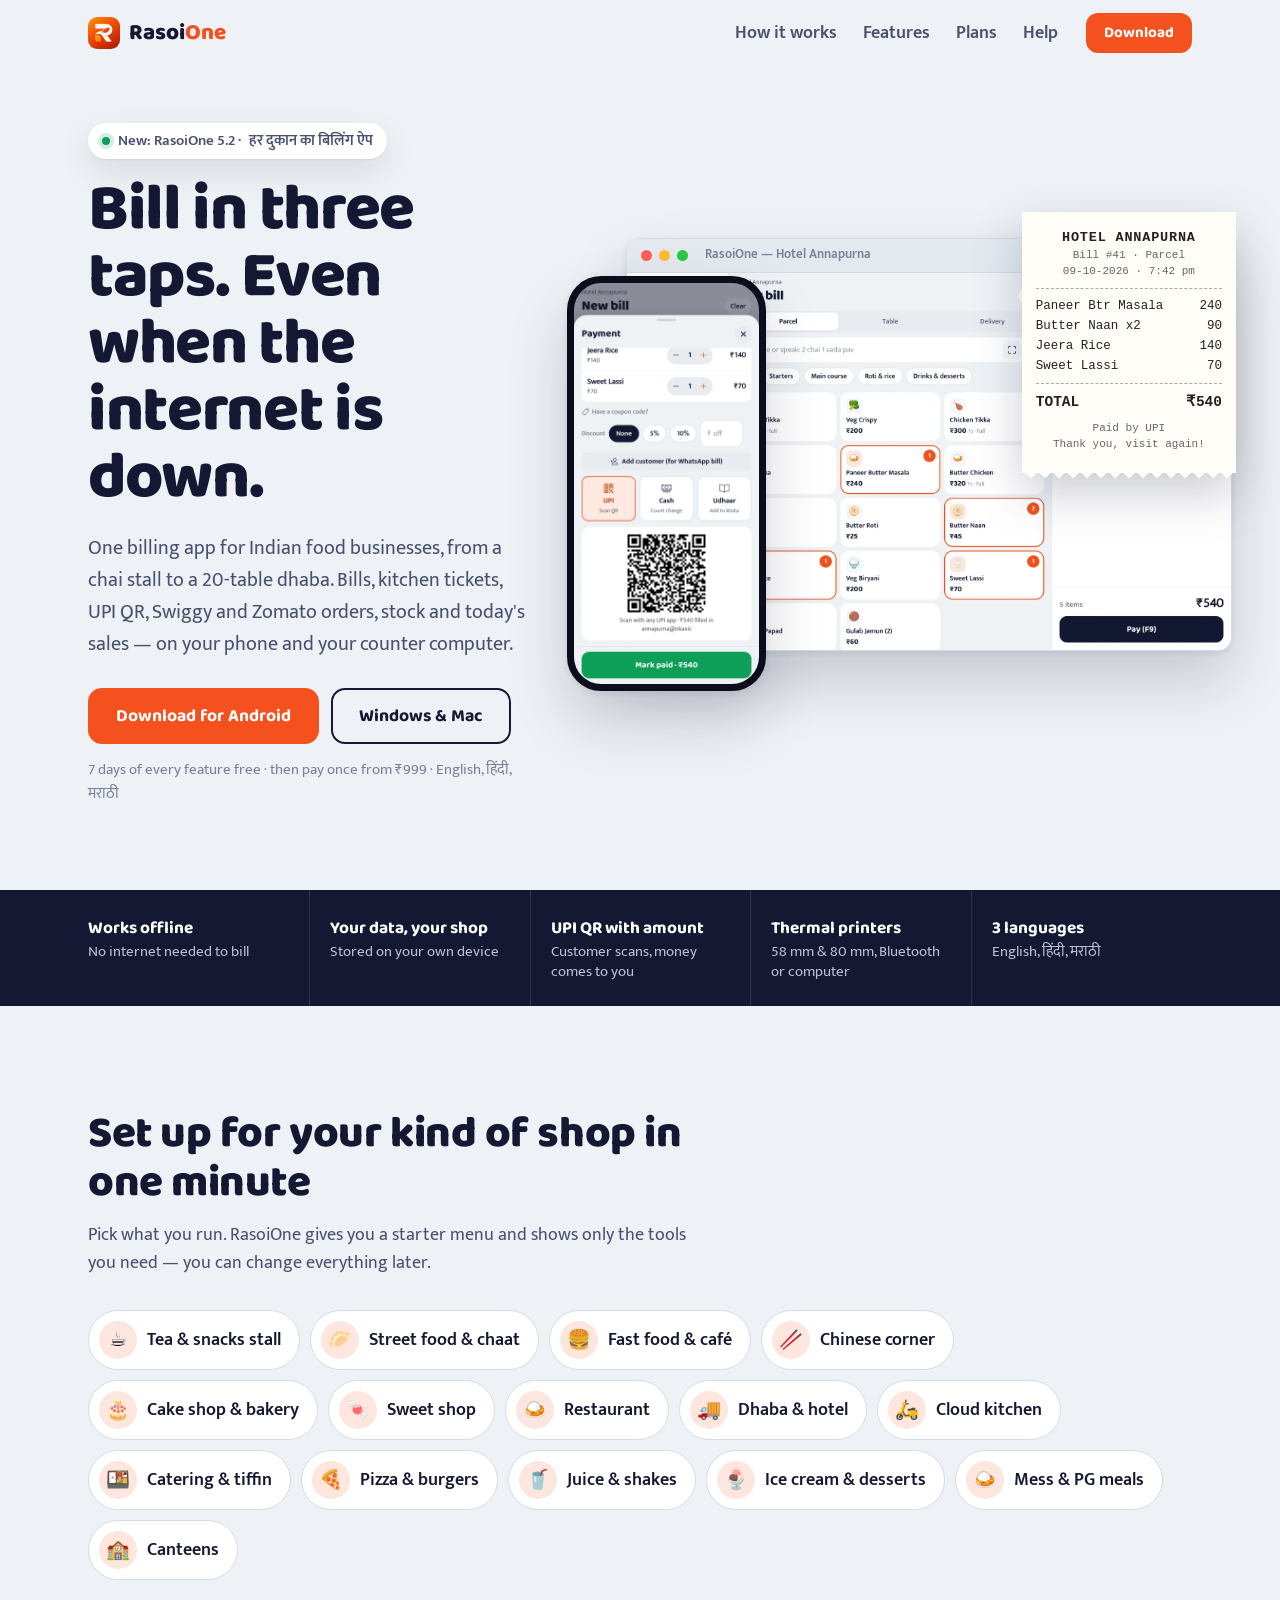
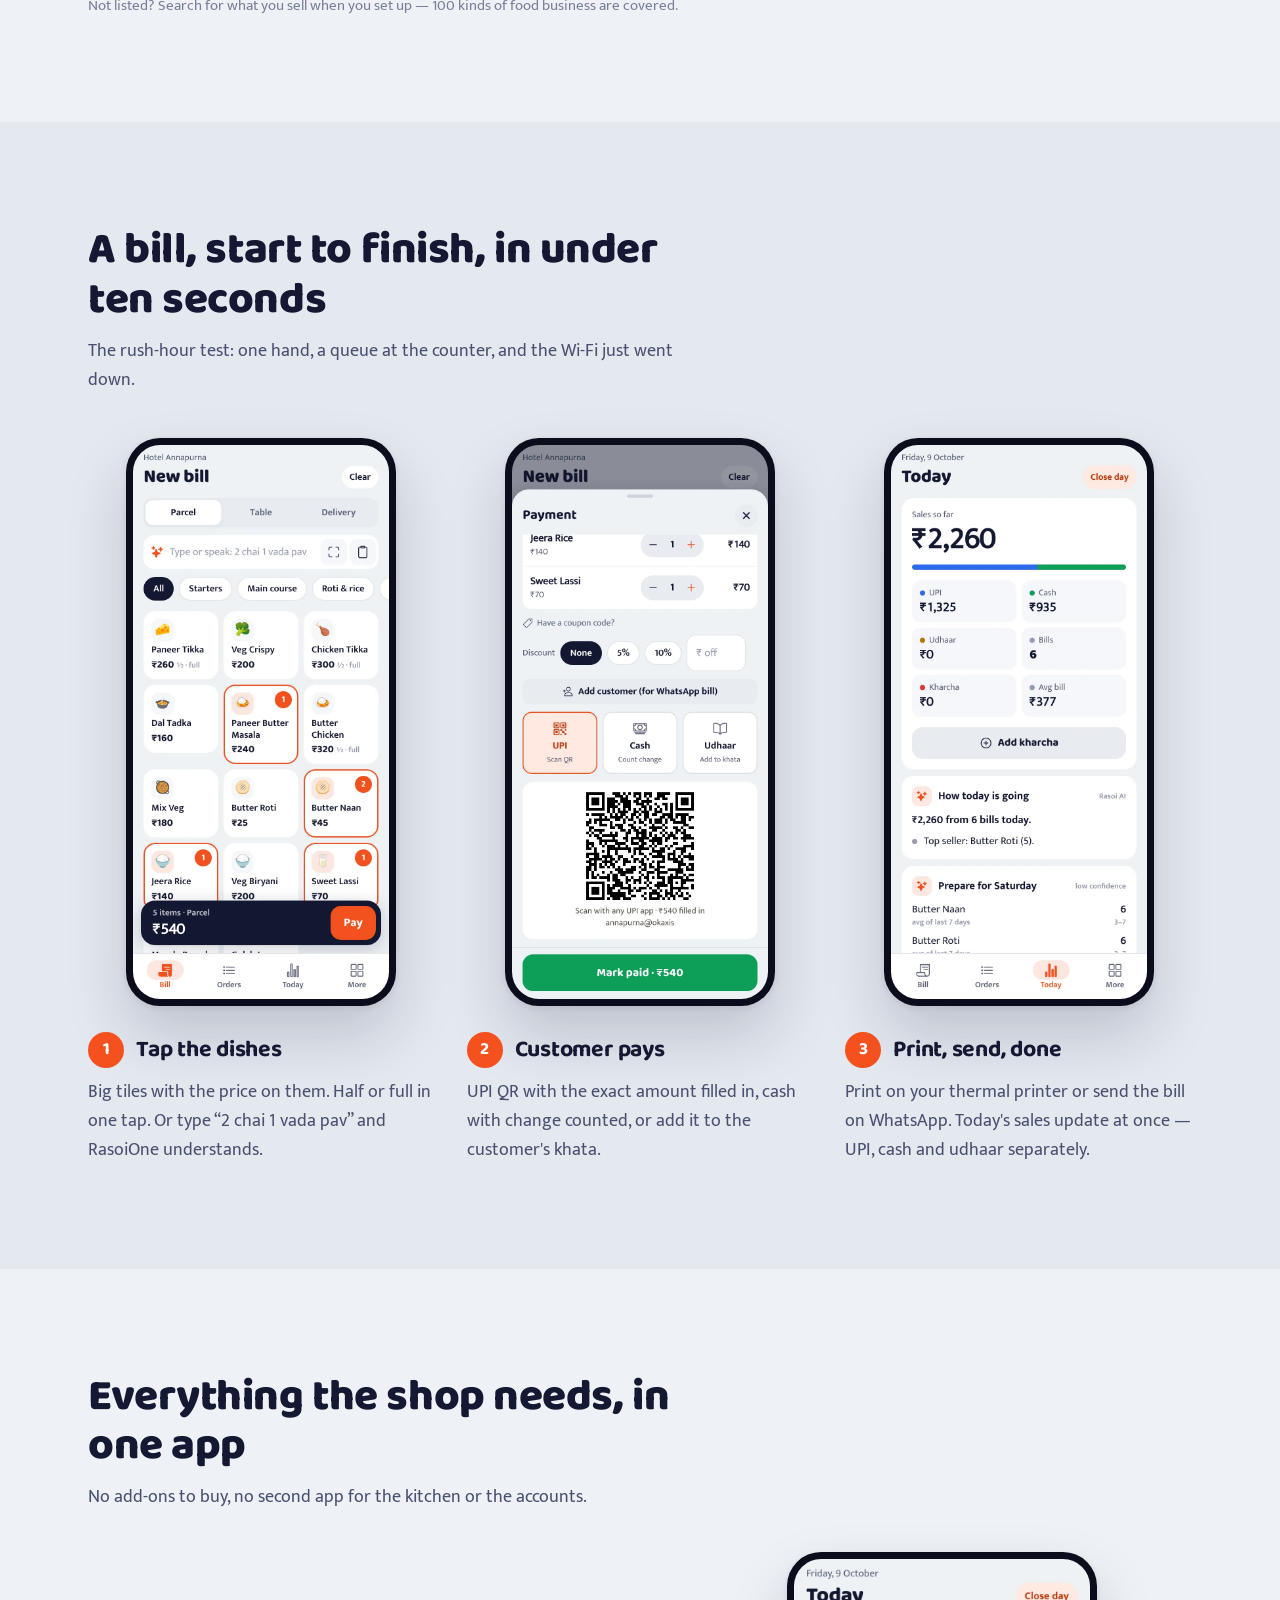
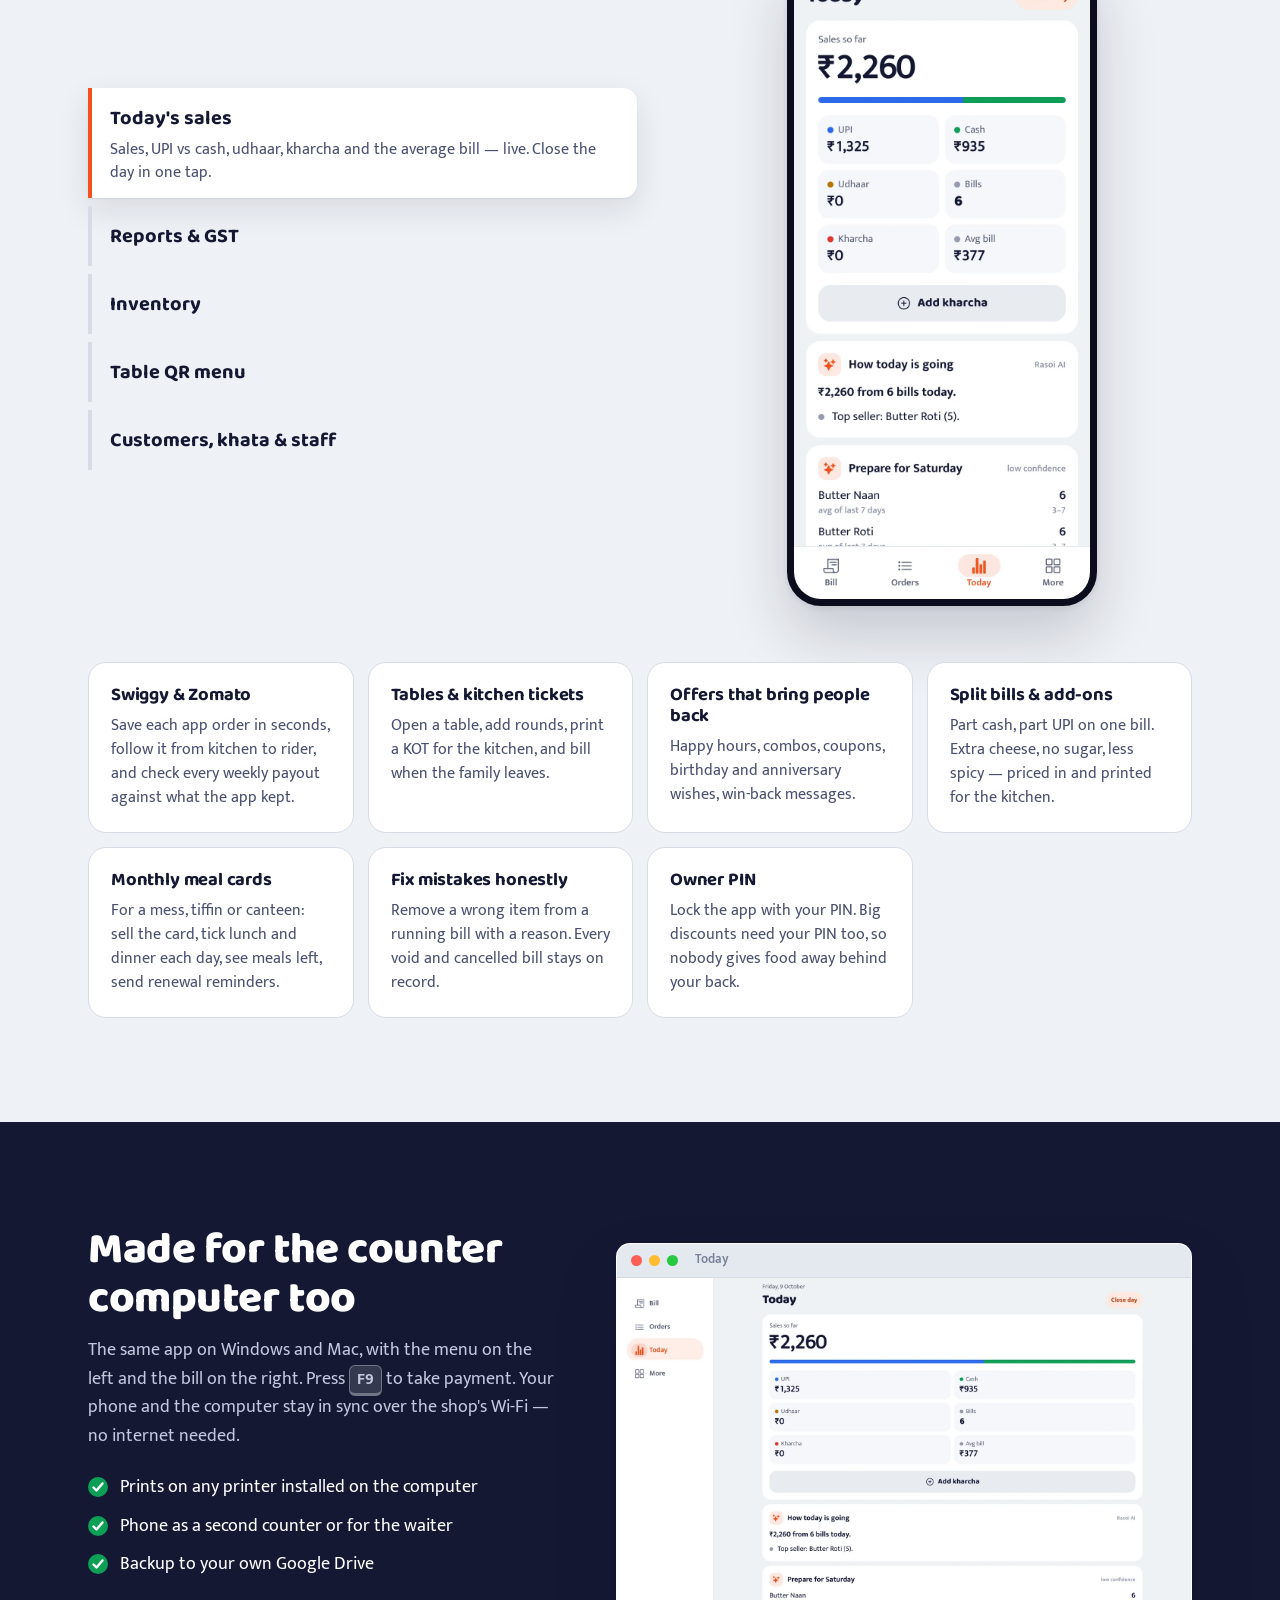
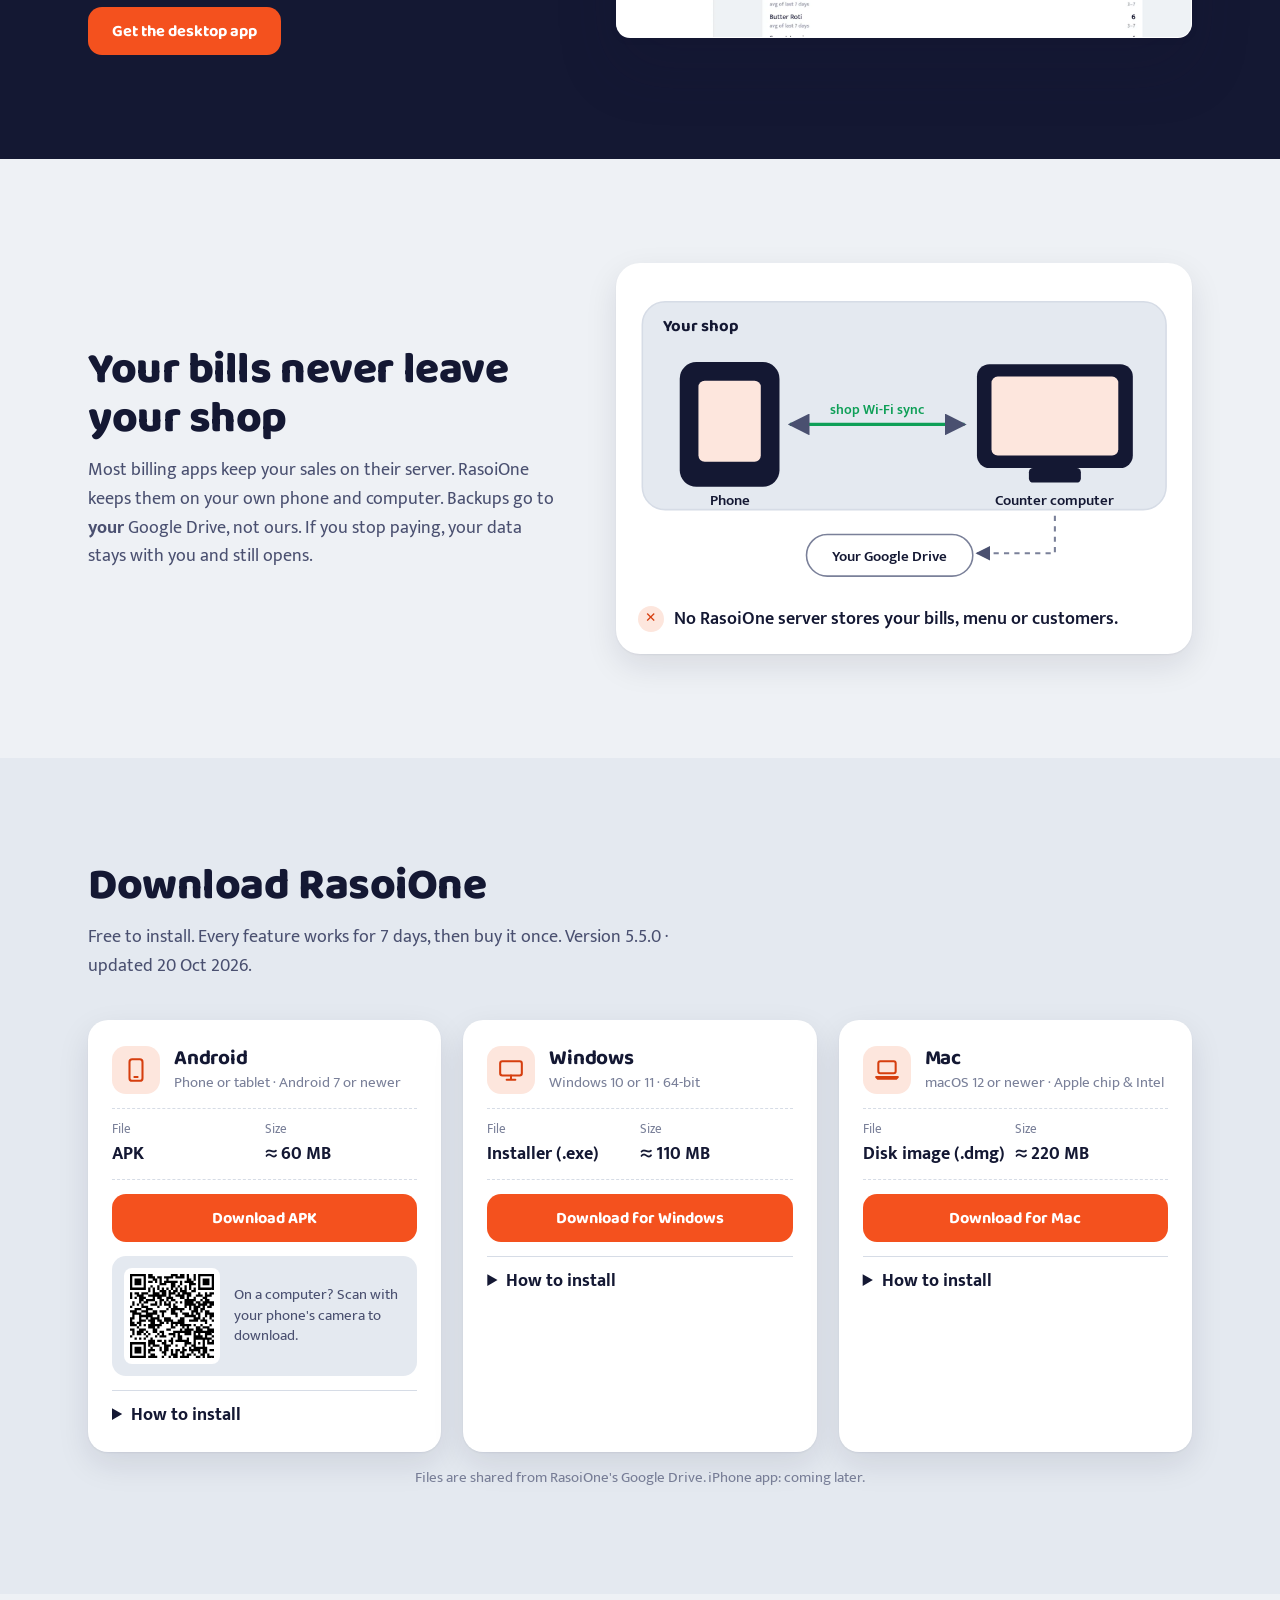
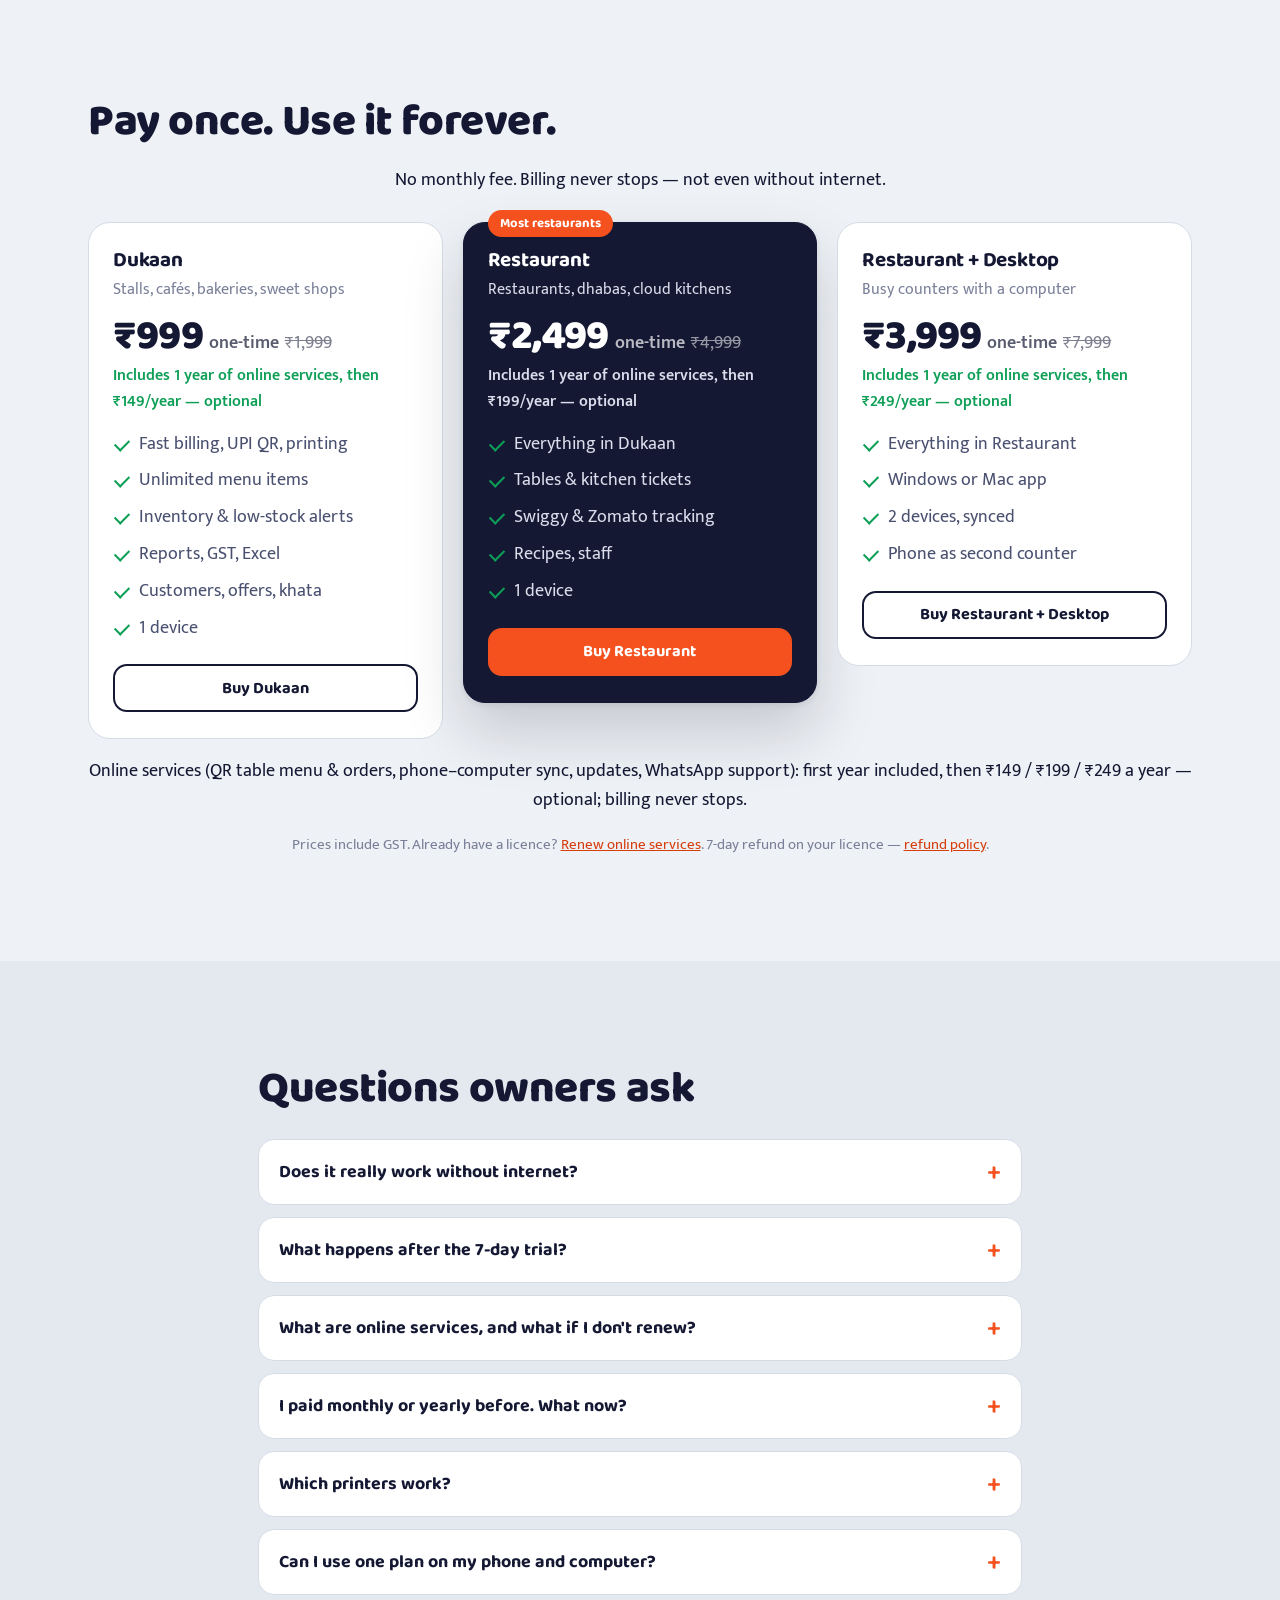
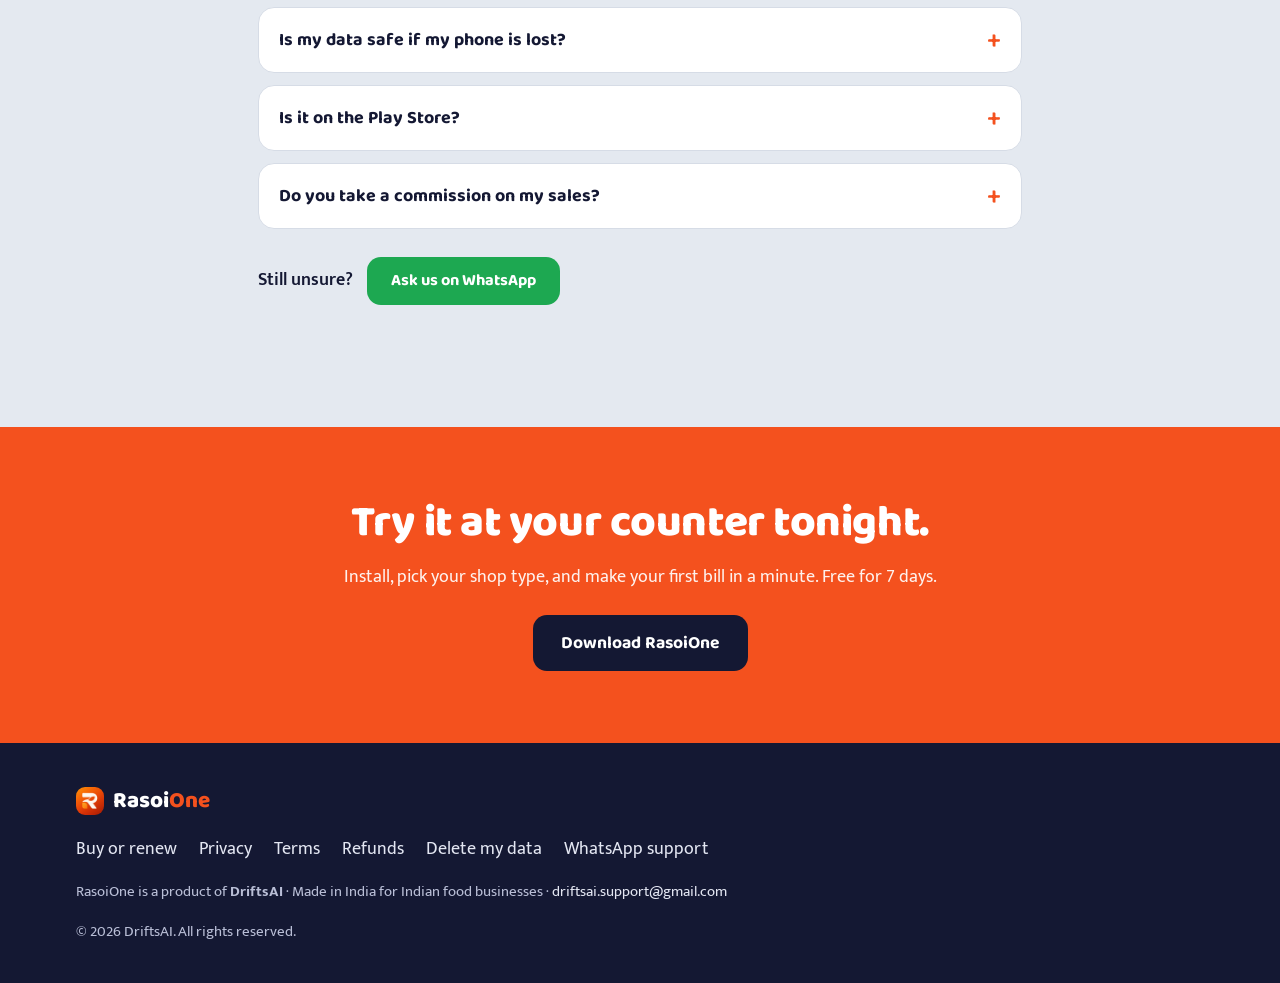
<file: index.html>
<!doctype html>
<html lang="en">
<head>
<meta charset="utf-8">
<meta name="viewport" content="width=device-width, initial-scale=1">
<title>RasoiOne — Billing app for Indian food businesses</title>
<meta name="author" content="DriftsAI">
<meta name="description" content="Offline billing for restaurants, dhabas, cafés, sweet shops, bakeries and cloud kitchens. Bills, KOT, UPI QR, Swiggy & Zomato orders, stock and daily sales — on Android, Windows and Mac. 7 days free.">
<meta name="theme-color" content="#141833">
<link rel="icon" type="image/png" href="/img/icon-64.png">
<link rel="apple-touch-icon" href="/img/icon-180.png">
<meta property="og:title" content="RasoiOne — Bill in three taps, even without internet">
<meta property="og:description" content="Billing app for Indian food businesses. Android, Windows and Mac. 7 days free.">
<meta property="og:image" content="https://rasoione.shop/img/desk-bill.webp">
<meta property="og:url" content="https://rasoione.shop/">
<link rel="preconnect" href="https://fonts.googleapis.com">
<link rel="preconnect" href="https://fonts.gstatic.com" crossorigin>
<link href="https://fonts.googleapis.com/css2?family=Baloo+2:wght@600;700;800&family=Mukta:wght@400;500;600;700&display=swap" rel="stylesheet">
<link rel="stylesheet" href="/home.css">
<script src="/config.js"></script>
</head>
<body>
<a class="skip" href="#main">Skip to content</a>

<header class="top">
  <div class="wrap top-in">
    <a class="logo" href="/" aria-label="RasoiOne home"><img src="/img/icon-64.png" alt="" width="32" height="32"><span class="wm">Rasoi<span>One</span></span></a>
    <nav class="menu" aria-label="Main">
      <a href="#how">How it works</a>
      <a href="#features">Features</a>
      <a href="#plans">Plans</a>
      <a href="#faq">Help</a>
    </nav>
    <a class="btn btn-sm btn-brand" href="#download">Download</a>
  </div>
</header>

<main id="main">

  <!-- Hero -->
  <section class="hero">
    <div class="wrap hero-grid">
      <div class="hero-copy">
        <p class="kicker"><span class="dot"></span>New: RasoiOne 5.2 · <span lang="hi">हर दुकान का बिलिंग ऐप</span></p>
        <h1>Bill in three taps. Even when the internet is down.</h1>
        <p class="lead">One billing app for Indian food businesses, from a chai stall to a 20-table dhaba. Bills, kitchen tickets, UPI QR, Swiggy and Zomato orders, stock and today's sales — on your phone and your counter computer.</p>
        <div class="cta">
          <a class="btn btn-brand btn-lg" id="heroDownload" href="#download">Download for Android</a>
          <a class="btn btn-line btn-lg" href="#download">Windows &amp; Mac</a>
        </div>
        <p class="fine">7 days of every feature free · then pay once from ₹999 · English, हिंदी, मराठी</p>
      </div>

      <div class="hero-art" aria-hidden="true">
        <div class="window">
          <div class="window-bar"><i></i><i></i><i></i><span>RasoiOne — Hotel Annapurna</span></div>
          <img src="/img/desk-bill.webp" alt="" width="1600" height="1000" fetchpriority="high">
        </div>
        <div class="phone phone-hero"><img src="/img/phone-pay.webp" alt="" width="780" height="1688"></div>
        <div class="receipt">
          <div class="receipt-paper">
            <b>HOTEL ANNAPURNA</b>
            <small>Bill #41 · Parcel</small><small>09-10-2026 · 7:42 pm</small>
            <hr>
            <p><span>Paneer Btr Masala</span><span>240</span></p>
            <p><span>Butter Naan x2</span><span>90</span></p>
            <p><span>Jeera Rice</span><span>140</span></p>
            <p><span>Sweet Lassi</span><span>70</span></p>
            <hr>
            <p class="tot"><span>TOTAL</span><span>₹540</span></p>
            <small>Paid by UPI</small><small>Thank you, visit again!</small>
          </div>
        </div>
      </div>
    </div>
  </section>

  <!-- Facts strip -->
  <section class="facts" aria-label="Highlights">
    <div class="wrap facts-row">
      <div><b>Works offline</b><span>No internet needed to bill</span></div>
      <div><b>Your data, your shop</b><span>Stored on your own device</span></div>
      <div><b>UPI QR with amount</b><span>Customer scans, money comes to you</span></div>
      <div><b>Thermal printers</b><span>58 mm &amp; 80 mm, Bluetooth or computer</span></div>
      <div><b>3 languages</b><span>English, हिंदी, मराठी</span></div>
    </div>
  </section>

  <!-- Who it's for -->
  <section class="block" id="who">
    <div class="wrap">
      <h2>Set up for your kind of shop in one minute</h2>
      <p class="sub">Pick what you run. RasoiOne gives you a starter menu and shows only the tools you need — you can change everything later.</p>
      <ul class="shops">
        <li><span>☕</span>Tea &amp; snacks stall</li>
        <li><span>🥟</span>Street food &amp; chaat</li>
        <li><span>🍔</span>Fast food &amp; café</li>
        <li><span>🥢</span>Chinese corner</li>
        <li><span>🎂</span>Cake shop &amp; bakery</li>
        <li><span>🍬</span>Sweet shop</li>
        <li><span>🍛</span>Restaurant</li>
        <li><span>🚚</span>Dhaba &amp; hotel</li>
        <li><span>🛵</span>Cloud kitchen</li>
        <li><span>🍱</span>Catering &amp; tiffin</li>
        <li><span>🍕</span>Pizza &amp; burgers</li>
        <li><span>🥤</span>Juice &amp; shakes</li>
        <li><span>🍨</span>Ice cream &amp; desserts</li>
        <li><span>🍛</span>Mess &amp; PG meals</li>
        <li><span>🏫</span>Canteens</li>
      </ul>
      <p class="fine">Not listed? Search for what you sell when you set up — 100 kinds of food business are covered.</p>
    </div>
  </section>

  <!-- How a bill happens -->
  <section class="block tint" id="how">
    <div class="wrap">
      <h2>A bill, start to finish, in under ten seconds</h2>
      <p class="sub">The rush-hour test: one hand, a queue at the counter, and the Wi-Fi just went down.</p>
      <span class="swipe" aria-hidden="true">Swipe to see each step</span>
      <ol class="steps">
        <li>
          <div class="phone"><img src="/img/phone-bill.webp" alt="Bill screen with dishes as big tiles and the cart total at the bottom" loading="lazy" width="780" height="1688"></div>
          <h3><em>1</em>Tap the dishes</h3>
          <p>Big tiles with the price on them. Half or full in one tap. Or type <q>2 chai 1 vada pav</q> and RasoiOne understands.</p>
        </li>
        <li>
          <div class="phone"><img src="/img/phone-pay.webp" alt="Payment sheet showing a UPI QR code with the bill amount filled in" loading="lazy" width="780" height="1688"></div>
          <h3><em>2</em>Customer pays</h3>
          <p>UPI QR with the exact amount filled in, cash with change counted, or add it to the customer's khata.</p>
        </li>
        <li>
          <div class="phone"><img src="/img/phone-today.webp" alt="Today screen with total sales split into UPI and cash" loading="lazy" width="780" height="1688"></div>
          <h3><em>3</em>Print, send, done</h3>
          <p>Print on your thermal printer or send the bill on WhatsApp. Today's sales update at once — UPI, cash and udhaar separately.</p>
        </li>
      </ol>
    </div>
  </section>

  <!-- Feature tour -->
  <section class="block" id="features">
    <div class="wrap">
      <h2>Everything the shop needs, in one app</h2>
      <p class="sub">No add-ons to buy, no second app for the kitchen or the accounts.</p>
      <div class="tour">
        <div class="tour-tabs" role="tablist" aria-label="Features">
          <button role="tab" aria-selected="true" aria-controls="tp" data-img="today" data-alt="Today screen with sales, UPI, cash and bills count">
            <b>Today's sales</b><span>Sales, UPI vs cash, udhaar, kharcha and the average bill — live. Close the day in one tap.</span>
          </button>
          <button role="tab" aria-selected="false" aria-controls="tp" data-img="reports" data-alt="Reports and GST screen">
            <b>Reports &amp; GST</b><span>Profit after GST, app commission and food cost. CGST/SGST split, Excel export for your CA.</span>
          </button>
          <button role="tab" aria-selected="false" aria-controls="tp" data-img="stock" data-alt="Stock screen showing items running low">
            <b>Inventory</b><span>Stock goes down as you bill, through recipes or 1 per sale for bottles and packs. Low-stock alerts, stock-take, reorder list on WhatsApp, and purchase bills read by the camera.</span>
          </button>
          <button role="tab" aria-selected="false" aria-controls="tp" data-img="qr" data-alt="QR menu screen with a table QR code">
            <b>Table QR menu</b><span>Customers scan, see your menu in English or हिंदी and show their order. No server; part of online services.</span>
          </button>
          <button role="tab" aria-selected="false" aria-controls="tp" data-img="more" data-alt="More screen listing menu, customers, offers, khata, kharcha, stock and staff">
            <b>Customers, khata &amp; staff</b><span>Udhaar with WhatsApp reminders, birthday offers, loyalty points, staff attendance and salary.</span>
          </button>
        </div>
        <div class="tour-view" id="tp" role="tabpanel" aria-live="polite">
          <div class="phone phone-lg"><img id="tourImg" src="/img/phone-today.webp" alt="Today screen with sales, UPI, cash and bills count" width="780" height="1688"></div>
        </div>
      </div>

      <div class="more-grid">
        <div><h3>Swiggy &amp; Zomato</h3><p>Save each app order in seconds, follow it from kitchen to rider, and check every weekly payout against what the app kept.</p></div>
        <div><h3>Tables &amp; kitchen tickets</h3><p>Open a table, add rounds, print a KOT for the kitchen, and bill when the family leaves.</p></div>
        <div><h3>Offers that bring people back</h3><p>Happy hours, combos, coupons, birthday and anniversary wishes, win-back messages.</p></div>
        <div><h3>Split bills &amp; add-ons</h3><p>Part cash, part UPI on one bill. Extra cheese, no sugar, less spicy — priced in and printed for the kitchen.</p></div>
        <div><h3>Monthly meal cards</h3><p>For a mess, tiffin or canteen: sell the card, tick lunch and dinner each day, see meals left, send renewal reminders.</p></div>
        <div><h3>Fix mistakes honestly</h3><p>Remove a wrong item from a running bill with a reason. Every void and cancelled bill stays on record.</p></div>
        <div><h3>Owner PIN</h3><p>Lock the app with your PIN. Big discounts need your PIN too, so nobody gives food away behind your back.</p></div>
      </div>
    </div>
  </section>

  <!-- Desktop -->
  <section class="block ink" id="desktop">
    <div class="wrap">
      <div class="split">
        <div>
          <h2>Made for the counter computer too</h2>
          <p class="sub">The same app on Windows and Mac, with the menu on the left and the bill on the right. Press <kbd>F9</kbd> to take payment. Your phone and the computer stay in sync over the shop's Wi-Fi — no internet needed.</p>
          <ul class="ticks">
            <li>Prints on any printer installed on the computer</li>
            <li>Phone as a second counter or for the waiter</li>
            <li>Backup to your own Google Drive</li>
          </ul>
          <a class="btn btn-brand" href="#download">Get the desktop app</a>
        </div>
        <div class="window window-dark" aria-hidden="true">
          <div class="window-bar"><i></i><i></i><i></i><span>Today</span></div>
          <img src="/img/desk-today.webp" alt="" loading="lazy" width="1600" height="1000">
        </div>
      </div>
    </div>
  </section>

  <!-- Where data lives -->
  <section class="block" id="data">
    <div class="wrap split">
      <div>
        <h2>Your bills never leave your shop</h2>
        <p class="sub">Most billing apps keep your sales on their server. RasoiOne keeps them on your own phone and computer. Backups go to <b>your</b> Google Drive, not ours. If you stop paying, your data stays with you and still opens.</p>
      </div>
      <figure class="diagram">
        <svg viewBox="0 0 520 300" role="img" aria-labelledby="dgT">
          <title id="dgT">Phone and counter computer sync over the shop Wi-Fi. A backup goes to the owner's Google Drive. No RasoiOne server stores bills.</title>
          <defs><marker id="ah" viewBox="0 0 10 10" refX="9" refY="5" markerWidth="7" markerHeight="7" orient="auto-start-reverse"><path d="M0 0L10 5L0 10z" fill="currentColor"/></marker></defs>
          <rect x="8" y="20" width="504" height="200" rx="22" class="dg-shop"/>
          <text x="28" y="48" class="dg-label">Your shop</text>
          <rect x="44" y="78" width="96" height="120" rx="16" class="dg-dev"/>
          <rect x="62" y="96" width="60" height="78" rx="6" class="dg-scr"/>
          <text x="92" y="216" text-anchor="middle" class="dg-t">Phone</text>
          <rect x="330" y="80" width="150" height="100" rx="12" class="dg-dev"/>
          <rect x="344" y="92" width="122" height="76" rx="6" class="dg-scr"/>
          <rect x="380" y="180" width="50" height="14" rx="4" class="dg-dev"/>
          <text x="405" y="216" text-anchor="middle" class="dg-t">Counter computer</text>
          <path d="M150 138 H318" class="dg-line" marker-start="url(#ah)" marker-end="url(#ah)"/>
          <text x="234" y="128" text-anchor="middle" class="dg-s">shop Wi-Fi sync</text>
          <path d="M405 226 V262 H330" class="dg-dash" marker-end="url(#ah)"/>
          <rect x="166" y="244" width="160" height="40" rx="20" class="dg-drive"/>
          <text x="246" y="269" text-anchor="middle" class="dg-t">Your Google Drive</text>
        </svg>
        <figcaption><span class="x" aria-hidden="true">✕</span> No RasoiOne server stores your bills, menu or customers.</figcaption>
      </figure>
    </div>
  </section>

  <!-- Downloads -->
  <section class="block tint" id="download">
    <div class="wrap">
      <h2>Download RasoiOne</h2>
      <p class="sub">Free to install. Every feature works for 7 days, then buy it once. Version <span data-v="version">5.2.0</span> · updated <span data-v="updated">20 Oct 2026</span>.</p>

      <div class="tickets">
        <article class="ticket" data-os="android">
          <div class="ticket-head">
            <svg class="os" viewBox="0 0 24 24" aria-hidden="true"><rect x="6" y="2" width="12" height="20" rx="2.5"/><path d="M10.5 18.5h3"/></svg>
            <div><h3>Android</h3><p>Phone or tablet · Android 7 or newer</p></div>
            <span class="rec" hidden>For this device</span>
          </div>
          <dl><div><dt>File</dt><dd>APK</dd></div><div><dt>Size</dt><dd data-size="android">≈ 60 MB</dd></div></dl>
          <a class="btn btn-brand btn-block" data-dl="android" href="#">Download APK</a>
          <a class="btn btn-line btn-block" data-play hidden href="#">Get it on Play Store</a>
          <div class="qr-box" hidden><div class="qr" id="qrAndroid"></div><p>On a computer? Scan with your phone's camera to download.</p></div>
          <details><summary>How to install</summary>
            <ol><li>Tap <b>Download APK</b>. If Google Drive says it can't scan the file for viruses, tap <b>Download anyway</b>.</li>
              <li>Open the file from your notifications or the Downloads folder.</li>
              <li>If Android asks, allow <b>Install unknown apps</b> for your browser, then tap <b>Install</b>.</li>
              <li>Open RasoiOne, pick your business type and start your 7-day trial.</li></ol>
          </details>
        </article>

        <article class="ticket" data-os="windows">
          <div class="ticket-head">
            <svg class="os" viewBox="0 0 24 24" aria-hidden="true"><rect x="2" y="4" width="20" height="13" rx="2"/><path d="M8 21h8M12 17v4"/></svg>
            <div><h3>Windows</h3><p>Windows 10 or 11 · 64-bit</p></div>
            <span class="rec" hidden>For this device</span>
          </div>
          <dl><div><dt>File</dt><dd>Installer (.exe)</dd></div><div><dt>Size</dt><dd data-size="windows">≈ 110 MB</dd></div></dl>
          <a class="btn btn-brand btn-block" data-dl="windows" href="#">Download for Windows</a>
          <details><summary>How to install</summary>
            <ol><li>Download, then open <b>RasoiOne-Setup</b> from your Downloads folder.</li>
              <li>If Windows shows <q>Windows protected your PC</q>, click <b>More info</b> → <b>Run anyway</b>. This appears for new apps from small companies.</li>
              <li>RasoiOne opens by itself and adds a desktop shortcut.</li></ol>
          </details>
        </article>

        <article class="ticket" data-os="mac">
          <div class="ticket-head">
            <svg class="os" viewBox="0 0 24 24" aria-hidden="true"><rect x="4" y="4" width="16" height="11" rx="1.8"/><path d="M2 18.5h20l-1.5 1.5h-17z"/></svg>
            <div><h3>Mac</h3><p>macOS 12 or newer · Apple chip &amp; Intel</p></div>
            <span class="rec" hidden>For this device</span>
          </div>
          <dl><div><dt>File</dt><dd>Disk image (.dmg)</dd></div><div><dt>Size</dt><dd data-size="mac">≈ 220 MB</dd></div></dl>
          <a class="btn btn-brand btn-block" data-dl="mac" href="#">Download for Mac</a>
          <details><summary>How to install</summary>
            <ol><li>Download and open the <b>.dmg</b>, then drag RasoiOne into <b>Applications</b>.</li>
              <li>The first time, right-click RasoiOne in Applications and choose <b>Open</b>, then <b>Open</b> again. If it still won't open: System Settings → Privacy &amp; Security → <b>Open Anyway</b>.</li>
              <li>After that it opens normally from Launchpad.</li></ol>
          </details>
        </article>
      </div>
      <p class="fine center">Files are shared from RasoiOne's Google Drive. iPhone app: coming later.</p>
    </div>
  </section>

  <!-- Plans -->
  <section class="block" id="plans">
    <div class="wrap">
      <h2>Pay once. Use it forever.</h2>
      <p class="center">No monthly fee. Billing never stops — not even without internet.</p>
      <div class="plans">
        <article class="plan">
          <h3>Dukaan</h3>
          <p class="for">Stalls, cafés, bakeries, sweet shops</p>
          <p class="price"><b>₹999</b><span>one-time</span> <s style="opacity:.55;font-weight:400">₹1,999</s></p>
          <p class="eq">Includes 1 year of online services, then ₹149/year — optional</p>
          <ul><li>Fast billing, UPI QR, printing</li><li>Unlimited menu items</li><li>Inventory &amp; low-stock alerts</li><li>Reports, GST, Excel</li><li>Customers, offers, khata</li><li>1 device</li></ul>
          <a class="btn btn-line btn-block" href="/buy.html?plan=standard">Buy Dukaan</a>
        </article>
        <article class="plan plan-best">
          <span class="flag">Most restaurants</span>
          <h3>Restaurant</h3>
          <p class="for">Restaurants, dhabas, cloud kitchens</p>
          <p class="price"><b>₹2,499</b><span>one-time</span> <s style="opacity:.55;font-weight:400">₹4,999</s></p>
          <p class="eq">Includes 1 year of online services, then ₹199/year — optional</p>
          <ul><li>Everything in Dukaan</li><li>Tables &amp; kitchen tickets</li><li>Swiggy &amp; Zomato tracking</li><li>Recipes, staff</li><li>1 device</li></ul>
          <a class="btn btn-brand btn-block" href="/buy.html?plan=pro">Buy Restaurant</a>
        </article>
        <article class="plan">
          <h3>Restaurant + Desktop</h3>
          <p class="for">Busy counters with a computer</p>
          <p class="price"><b>₹3,999</b><span>one-time</span> <s style="opacity:.55;font-weight:400">₹7,999</s></p>
          <p class="eq">Includes 1 year of online services, then ₹249/year — optional</p>
          <ul><li>Everything in Restaurant</li><li>Windows or Mac app</li><li>2 devices, synced</li><li>Phone as second counter</li></ul>
          <a class="btn btn-line btn-block" href="/buy.html?plan=combo">Buy Restaurant + Desktop</a>
        </article>
      </div>
      <p class="center">Online services (QR table menu &amp; orders, phone–computer sync, updates, WhatsApp support): first year included, then ₹149 / ₹199 / ₹249 a year — optional; billing never stops.</p>
      <p class="fine center">Prices include GST. Already have a licence? <a href="/buy.html?renew=1">Renew online services</a>. 7-day refund on your licence — <a href="/refund.html">refund policy</a>.</p>
    </div>
  </section>

  <!-- FAQ -->
  <section class="block tint" id="faq">
    <div class="wrap narrow">
      <h2>Questions owners ask</h2>
      <details><summary>Does it really work without internet?</summary><p>Yes. Billing, printing, UPI QR, reports and stock all work offline. Internet is only used to buy the licence or renew online services, send WhatsApp messages and back up to your Google Drive.</p></details>
      <details><summary>What happens after the 7-day trial?</summary><p>Buy RasoiOne once to keep making bills — the licence never ends. If you don't, the app becomes read-only: your old bills, customers and reports still open, and you can still take a backup. Nothing is deleted.</p></details>
      <details><summary>What are online services, and what if I don't renew?</summary><p>Online services are the table QR menu &amp; QR orders, phone–computer and Google Drive sync, app updates and WhatsApp support. The first year comes with your licence; after that they cost ₹149 / ₹199 / ₹249 a year, only if you want them. If you don't renew, billing, KOT, tables, khata, GST, reports, stock, staff and backups keep working forever.</p></details>
      <details><summary>I paid monthly or yearly before. What now?</summary><p>Your key keeps working until its paid-until date. When it ends, buy the one-time licence for the same key (in the app, or on the buy page) — your data and devices stay as they are, and you get a year of online services.</p></details>
      <details><summary>Which printers work?</summary><p>58 mm and 80 mm thermal printers over Bluetooth on Android. On Windows and Mac, any printer installed on the computer.</p></details>
      <details><summary>Can I use one plan on my phone and computer?</summary><p>The Restaurant + Desktop plan covers two devices that stay in sync over your shop's Wi-Fi. Other plans cover one device.</p></details>
      <details><summary>Is my data safe if my phone is lost?</summary><p>Turn on backup to your own Google Drive in Settings. On a new phone, install RasoiOne, restore the backup and enter your licence key.</p></details>
      <details><summary>Is it on the Play Store?</summary><p>The Play Store listing is on its way. Until then, download the APK above — it is the same app.</p></details>
      <details><summary>Do you take a commission on my sales?</summary><p>No. You pay once for the licence, and for online services only if you want them. UPI payments go straight from your customer to your bank account.</p></details>
      <p class="help">Still unsure? <a href="#" data-wa class="btn btn-wa">Ask us on WhatsApp</a></p>
    </div>
  </section>

  <!-- Final CTA -->
  <section class="final">
    <div class="wrap final-in">
      <h2>Try it at your counter tonight.</h2>
      <p>Install, pick your shop type, and make your first bill in a minute. Free for 7 days.</p>
      <a class="btn btn-brand btn-lg" href="#download">Download RasoiOne</a>
    </div>
  </section>
</main>

<footer class="foot">
  <div class="wrap foot-in">
    <a class="logo" href="/"><img src="/img/icon-64.png" alt="" width="28" height="28"><span class="wm">Rasoi<span>One</span></span></a>
    <nav aria-label="Footer"><a href="/buy.html">Buy or renew</a><a href="/privacy.html">Privacy</a><a href="/terms.html">Terms</a><a href="/refund.html">Refunds</a><a href="/delete-data.html">Delete my data</a><a href="#" data-wa>WhatsApp support</a></nav>
    <p>RasoiOne is a product of <b>DriftsAI</b> · Made in India for Indian food businesses · <a href="mailto:driftsai.support@gmail.com">driftsai.support@gmail.com</a></p>
    <p>© <span data-year>2026</span> DriftsAI. All rights reserved.</p>
  </div>
</footer>

<script src="/m/qrcode.js" defer></script>
<script src="/home.js" defer></script>
</body>
</html>
</file>
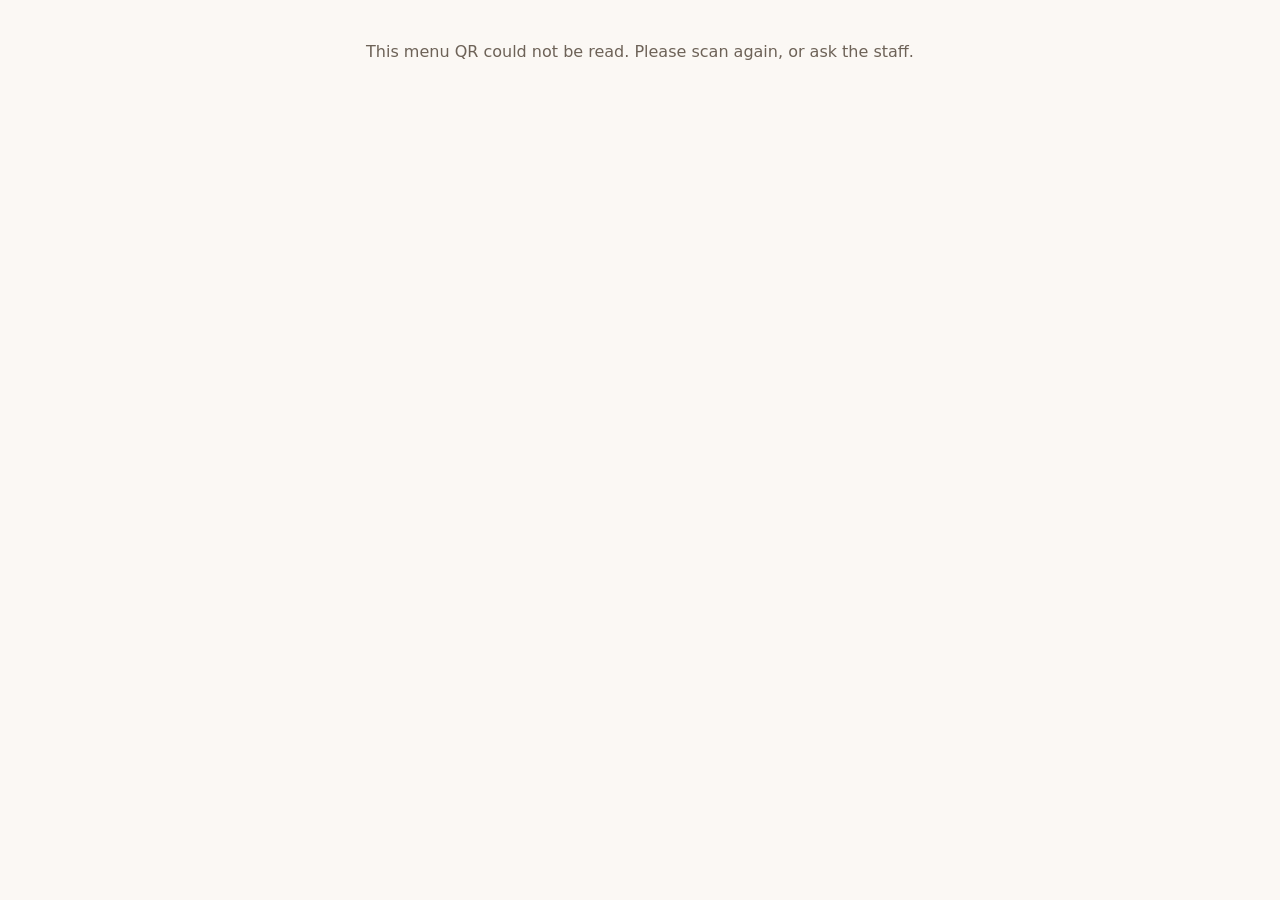
<file: m/index.html>
<!doctype html>
<html lang="en">
<head>
<meta charset="utf-8">
<meta name="viewport" content="width=device-width, initial-scale=1, viewport-fit=cover">
<meta name="theme-color" content="#c2410c">
<meta name="robots" content="noindex">
<title>Menu</title>
<!--
  RasoiOne table menu. The whole menu is inside the QR link after "#", so:
   • this page never sends anything anywhere (no server, no API, no tracking);
   • the shop's menu is never stored online;
   • it costs ₹0 whether 10 or 1 crore people scan.
  The customer picks items and shows an Order QR to the waiter, who scans it with RasoiOne.
-->
<style>
  :root {
    --bg: #fbf8f4; --card: #ffffff; --text: #1d1915; --muted: #6d6257; --line: #ece3d8;
    --brand: #c2410c; --brand-ink: #ffffff; --brand-soft: #fdebdc; --ok: #15803d;
  }
  @media (prefers-color-scheme: dark) {
    :root { --bg: #14110e; --card: #1f1a16; --text: #f6efe7; --muted: #b9ab9b; --line: #352d25; --brand: #fb923c; --brand-ink: #1a0f06; --brand-soft: #3b2414; --ok: #4ade80; }
  }
  * { box-sizing: border-box; }
  [hidden] { display: none !important; }
  html { -webkit-text-size-adjust: 100%; }
  body { margin: 0; background: var(--bg); color: var(--text); font: 16px/1.45 system-ui, -apple-system, "Segoe UI", Roboto, "Noto Sans", "Noto Sans Devanagari", sans-serif; padding-bottom: calc(96px + env(safe-area-inset-bottom, 0px)); }
  button, input, textarea { font: inherit; color: inherit; }
  button { cursor: pointer; border: 0; background: none; -webkit-tap-highlight-color: transparent; }
  .wrap { max-width: 640px; margin: 0 auto; padding-inline: 16px; }
  header { padding-block: calc(18px + env(safe-area-inset-top, 0px)) 6px; display: grid; gap: 6px; }
  h1 { margin: 0; font-size: 1.5rem; line-height: 1.2; }
  .row { display: flex; gap: 8px; align-items: center; flex-wrap: wrap; color: var(--muted); font-size: .92rem; }
  .pill { padding: 3px 10px; border-radius: 999px; background: var(--brand-soft); color: var(--text); font-weight: 600; font-size: .85rem; }
  .lang { margin-left: auto; border: 1px solid var(--line); border-radius: 999px; padding: 4px 10px; font-size: .85rem; background: var(--card); }
  .offers { padding: 10px 12px; border: 1px dashed var(--brand); border-radius: 12px; background: var(--brand-soft); font-size: .92rem; }
  .offers p { margin: 2px 0; }
  .parts { padding: 8px 12px; border-radius: 10px; background: var(--card); border: 1px solid var(--line); font-size: .9rem; color: var(--muted); }
  .bar { position: sticky; top: 0; z-index: 5; background: var(--bg); padding-block: 8px 6px; border-bottom: 1px solid var(--line); }
  .search { width: 100%; padding: 10px 12px; border: 1px solid var(--line); border-radius: 10px; background: var(--card); }
  .chips { display: flex; gap: 8px; overflow-x: auto; padding-top: 8px; scrollbar-width: none; }
  .chips::-webkit-scrollbar { display: none; }
  .chip { flex: none; padding: 7px 14px; border-radius: 999px; border: 1px solid var(--line); background: var(--card); font-size: .9rem; white-space: nowrap; }
  .chip.on { background: var(--brand); color: var(--brand-ink); border-color: var(--brand); font-weight: 600; }
  h2 { font-size: 1.02rem; margin: 18px 0 6px; }
  .item { display: grid; grid-template-columns: 1fr auto; gap: 8px 12px; padding: 12px; margin: 8px 0; background: var(--card); border-radius: 14px; border: 1px solid var(--line); }
  .name { font-weight: 600; overflow-wrap: anywhere; }
  .price { color: var(--muted); font-size: .92rem; }
  .vars { grid-column: 1 / -1; display: flex; flex-wrap: wrap; gap: 8px; }
  .vbox { display: flex; align-items: center; gap: 8px; border: 1px solid var(--line); border-radius: 10px; padding: 4px 4px 4px 10px; font-size: .9rem; }
  .add { min-width: 74px; padding: 8px 14px; border-radius: 10px; border: 1.5px solid var(--brand); color: var(--brand); font-weight: 700; background: var(--card); }
  .step { display: inline-flex; align-items: center; border-radius: 10px; background: var(--brand); color: var(--brand-ink); font-weight: 700; }
  .step button { color: var(--brand-ink); width: 34px; height: 36px; font-size: 1.2rem; }
  .step span { min-width: 22px; text-align: center; }
  .cart { position: fixed; left: 0; right: 0; bottom: 0; padding: 10px 16px calc(10px + env(safe-area-inset-bottom, 0px)); background: linear-gradient(transparent, var(--bg) 30%); }
  .cart button { width: 100%; max-width: 608px; margin: 0 auto; display: flex; justify-content: space-between; align-items: center; padding: 14px 18px; border-radius: 14px; background: var(--brand); color: var(--brand-ink); font-weight: 700; font-size: 1.02rem; }
  .sheet { position: fixed; inset: 0; background: var(--bg); z-index: 10; overflow-y: auto; }
  .sheet .wrap { padding-block: calc(16px + env(safe-area-inset-top, 0px)) 40px; display: grid; gap: 12px; }
  .lines { background: var(--card); border: 1px solid var(--line); border-radius: 14px; }
  .lines div { display: flex; justify-content: space-between; gap: 12px; padding: 10px 12px; border-top: 1px solid var(--line); }
  .lines div:first-child { border-top: 0; }
  .total { font-weight: 800; }
  label { display: grid; gap: 4px; font-size: .9rem; color: var(--muted); }
  input, textarea { width: 100%; padding: 11px 12px; border: 1px solid var(--line); border-radius: 10px; background: var(--card); }
  .big { padding: 14px 18px; border-radius: 14px; background: var(--brand); color: var(--brand-ink); font-weight: 800; font-size: 1.05rem; }
  .ghost { padding: 12px 18px; border-radius: 14px; border: 1.5px solid var(--line); font-weight: 600; }
  .qrbox { background: #fff; border-radius: 16px; padding: 16px; display: grid; place-items: center; }
  .qrbox img, .qrbox svg { width: min(78vw, 320px); height: auto; image-rendering: pixelated; }
  .center { text-align: center; }
  .note { color: var(--muted); font-size: .88rem; }
  .err { padding: 40px 16px; text-align: center; color: var(--muted); }
  footer { color: var(--muted); font-size: .8rem; text-align: center; padding: 24px 16px; }
  footer a { color: inherit; }
</style>
</head>
<body>
<div id="app"><div class="err">Loading menu…</div></div>
<script src="./pako_inflate.min.js"></script>
<script src="./qrcode.js"></script>
<script type="module">
import { createCodec, parseMenuHash, encodeOrder } from './codec.js';

const T = {
  en: { parcel: 'Parcel / counter', table: 'Table', search: 'Search dishes', all: 'All', add: 'Add', items: 'items', view: 'View order', order: 'Your order', name: 'Your name (optional)', note: 'Note for kitchen (optional)', show: 'Show order to waiter', back: 'Add more', edit: 'Change order', waiter: 'Show this to the waiter', waiterSub: 'The waiter scans this code with RasoiOne. Your order goes straight into the bill.', est: 'Estimated total', estNote: 'Prices and offers are checked at the counter. Pay at the counter.', offers: 'Offers (applied at the counter)', parts: (a, b) => `Menu part ${a} of ${b}. Scan the other QR code on your table to see more dishes.`, bad: 'This menu QR could not be read. Please scan again, or ask the staff.', clear: 'Clear order', empty: 'Nothing here.', made: 'Menu by RasoiOne · no app needed · nothing you pick leaves your phone' },
  hi: { parcel: 'पार्सल / काउंटर', table: 'टेबल', search: 'डिश खोजें', all: 'सब', add: 'जोड़ें', items: 'आइटम', view: 'ऑर्डर देखें', order: 'आपका ऑर्डर', name: 'आपका नाम (वैकल्पिक)', note: 'किचन के लिए नोट (वैकल्पिक)', show: 'वेटर को ऑर्डर दिखाएँ', back: 'और जोड़ें', edit: 'ऑर्डर बदलें', waiter: 'यह वेटर को दिखाएँ', waiterSub: 'वेटर RasoiOne से यह कोड स्कैन करेगा। आपका ऑर्डर सीधे बिल में जाएगा।', est: 'अनुमानित कुल', estNote: 'दाम और ऑफ़र काउंटर पर जाँचे जाते हैं। भुगतान काउंटर पर करें।', offers: 'ऑफ़र (काउंटर पर लागू)', parts: (a, b) => `मेन्यू भाग ${a} / ${b}. और डिश देखने के लिए टेबल पर दूसरा QR स्कैन करें।`, bad: 'यह मेन्यू QR पढ़ा नहीं जा सका। फिर से स्कैन करें या स्टाफ़ से पूछें।', clear: 'ऑर्डर हटाएँ', empty: 'कुछ नहीं मिला।', made: 'RasoiOne मेन्यू · कोई ऐप नहीं चाहिए · आपकी पसंद आपके फ़ोन से बाहर नहीं जाती' },
};
const store = { get(k, d) { try { const v = localStorage.getItem(k); return v ? JSON.parse(v) : d; } catch { return d; } }, set(k, v) { try { localStorage.setItem(k, JSON.stringify(v)); } catch { /* private mode */ } } };
let lang = store.get('rasoi.lang', (navigator.language || '').startsWith('hi') ? 'hi' : 'en');
const t = (k, ...a) => { const v = T[lang][k] ?? T.en[k]; return typeof v === 'function' ? v(...a) : v; };
const rs = (n) => '₹' + (Math.round(n * 100) / 100).toLocaleString('en-IN');
const h = (tag, attrs = {}, ...kids) => {
  const e = document.createElement(tag);
  for (const [k, v] of Object.entries(attrs)) { if (k.startsWith('on')) e.addEventListener(k.slice(2), v); else if (v !== false && v != null) e.setAttribute(k, v === true ? '' : v); }
  for (const c of kids.flat(Infinity)) if (c != null && c !== false && c !== "") e.append(c.nodeType ? c : String(c));
  return e;
};

const codec = createCodec(window.pako);
const link = parseMenuHash(location.hash);
let menu = null;
try { menu = codec.decodeMenu(link.data); } catch (e) { document.getElementById('app').replaceChildren(h('div', { class: 'err' }, t('bad'))); throw e; }
document.title = menu.name ? `${menu.name} · Menu` : 'Menu';

// Big menus come in parts (one QR each). Remember every part scanned at this shop so the customer sees them together.
const pk = `rasoi.parts.${menu.tag || menu.name}`;
const ok = `rasoi.partsOf.${menu.tag || menu.name}`;
let parts = store.get(pk, {});
// The owner reprinted with a different number of parts (menu grew or shrank): drop the old parts
// instead of merging a stale one in — otherwise a removed category could keep showing up forever.
if (store.get(ok, null) !== link.of) parts = {};
store.set(ok, link.of);
parts[link.part] = link.data; store.set(pk, parts);
const merged = [];
for (const p of Object.keys(parts).sort()) {
  try { for (const c of codec.decodeMenu(parts[p]).categories) merged.push(c); } catch { /* an old part from a changed menu */ }
}
const byId = new Map();
const cats = [];
for (const c of merged) {
  const items = c.items.filter((i) => !byId.has(i.id));
  items.forEach((i) => byId.set(i.id, i));
  const same = cats.find((x) => x.name === c.name);
  if (same) same.items.push(...items); else if (items.length) cats.push({ name: c.name, items: [...items] });
}
const ck = `rasoi.cart.${menu.tag || menu.name}.${link.table}`;
let cart = store.get(ck, {}); // key "id:variantIndex" → qty
let cat = 'all';
let query = '';
const save = () => store.set(ck, cart);
const keyOf = (id, v) => `${id}:${v}`;
const priceOf = (it, v) => (v >= 0 && it.variants[v] ? it.variants[v].price : it.price);

function lines() {
  return Object.entries(cart).filter(([, q]) => q > 0).map(([k, qty]) => {
    const [id, v] = k.split(':').map(Number);
    const it = byId.get(id);
    return it ? { id, variant: v, variantName: v >= 0 && it.variants[v] ? it.variants[v].name : '', qty, name: v >= 0 && it.variants[v] ? `${it.name} (${it.variants[v].name})` : it.name, price: priceOf(it, v) } : null;
  }).filter(Boolean);
}
function setQty(id, v, q) { const k = keyOf(id, v); if (q > 0) cart[k] = Math.min(50, q); else delete cart[k]; save(); render(); }

function stepper(id, v) {
  const q = cart[keyOf(id, v)] || 0;
  if (!q) return h('button', { class: 'add', onclick: () => setQty(id, v, 1), 'aria-label': `${t('add')}` }, t('add'));
  return h('span', { class: 'step' }, h('button', { onclick: () => setQty(id, v, q - 1), 'aria-label': '−' }, '−'), h('span', {}, q), h('button', { onclick: () => setQty(id, v, q + 1), 'aria-label': '+' }, '+'));
}

function render() {
  const app = document.getElementById('app');
  const q = query.trim().toLowerCase();
  const shown = cats.map((c) => ({ ...c, items: c.items.filter((i) => !q || i.name.toLowerCase().includes(q)) })).filter((c) => (cat === 'all' || c.name === cat) && c.items.length);
  const ls = lines();
  const count = ls.reduce((a, l) => a + l.qty, 0);
  const total = ls.reduce((a, l) => a + l.qty * l.price, 0);
  app.replaceChildren(
    h('div', { class: 'wrap' },
      h('header', {},
        h('div', { class: 'row' }, h('span', { class: 'pill' }, link.table ? `${t('table')} ${link.table}` : t('parcel')),
          h('button', { class: 'lang', onclick: () => { lang = lang === 'en' ? 'hi' : 'en'; store.set('rasoi.lang', lang); render(); } }, lang === 'en' ? 'हिंदी' : 'English')),
        h('h1', {}, menu.name || 'Menu'),
        menu.offers.length ? h('div', { class: 'offers' }, h('b', {}, '🎁 ' + t('offers')), menu.offers.map((o) => h('p', {}, o))) : null,
        link.of > 1 ? h('div', { class: 'parts' }, t('parts', link.part, link.of)) : null),
      h('div', { class: 'bar' },
        h('input', { class: 'search', id: 'q', type: 'search', placeholder: t('search'), value: query, oninput: (e) => { query = e.target.value; render(); document.getElementById('q').focus(); } }),
        h('div', { class: 'chips' }, ['all', ...cats.map((c) => c.name)].map((c) => h('button', { class: 'chip' + (cat === c ? ' on' : ''), onclick: () => { cat = c; render(); } }, c === 'all' ? t('all') : c)))),
      shown.length ? shown.map((c) => [h('h2', {}, c.name), c.items.map((it) => h('div', { class: 'item' },
        h('div', {}, h('div', { class: 'name' }, it.name), h('div', { class: 'price' }, it.variants.length ? it.variants.map((v) => `${v.name} ${rs(v.price)}`).join(' · ') : rs(it.price) + (it.kg ? ' / kg' : ''))),
        it.variants.length ? null : h('div', {}, stepper(it.id, -1)),
        it.variants.length ? h('div', { class: 'vars' }, it.variants.map((v, i) => h('span', { class: 'vbox' }, v.name, stepper(it.id, i)))) : null))])
        : h('p', { class: 'note' }, t('empty')),
      h('footer', {}, t('made'))),
    count ? h('div', { class: 'cart' }, h('button', { onclick: review }, h('span', {}, `${count} ${t('items')}`), h('span', {}, `${t('view')} · ${rs(total)}`))) : '',
  );
}

function review() {
  const ls = lines();
  const total = ls.reduce((a, l) => a + l.qty * l.price, 0);
  const name = h('input', { id: 'nm', maxlength: 30, value: store.get('rasoi.name', ''), autocomplete: 'given-name' });
  const note = h('textarea', { id: 'nt', rows: 2, maxlength: 120 });
  const sheet = h('div', { class: 'sheet' }, h('div', { class: 'wrap' },
    h('h1', {}, t('order')),
    h('div', { class: 'lines' }, ls.map((l) => h('div', {}, h('span', {}, `${l.qty} × ${l.name}`), h('span', {}, rs(l.qty * l.price)))), h('div', { class: 'total' }, h('span', {}, t('est')), h('span', {}, rs(total)))),
    h('label', { for: 'nm' }, t('name'), name),
    h('label', { for: 'nt' }, t('note'), note),
    h('button', { class: 'big', onclick: () => { store.set('rasoi.name', name.value); showQr(name.value, note.value); } }, t('show')),
    h('button', { class: 'ghost', onclick: () => sheet.remove() }, t('back')),
    h('p', { class: 'note center' }, t('estNote'))));
  document.body.append(sheet);
}

function showQr(name, note) {
  const ls = lines();
  const text = encodeOrder({ tag: menu.tag, table: link.table, lines: ls.map((l) => ({ id: l.id, qty: l.qty, variant: l.variantName })), name, note });
  const qr = window.qrcode(0, 'M'); qr.addData(text); qr.make();
  const box = h('div', { class: 'qrbox' }); box.innerHTML = qr.createSvgTag({ cellSize: 6, margin: 2, scalable: true });
  const total = ls.reduce((a, l) => a + l.qty * l.price, 0);
  try { navigator.wakeLock?.request('screen').catch(() => {}); } catch { /* not supported */ }
  const sheet = h('div', { class: 'sheet' }, h('div', { class: 'wrap' },
    h('h1', { class: 'center' }, t('waiter')),
    box,
    h('p', { class: 'center note' }, t('waiterSub')),
    h('div', { class: 'lines' }, ls.map((l) => h('div', {}, h('span', {}, `${l.qty} × ${l.name}`), h('span', {}, rs(l.qty * l.price)))), h('div', { class: 'total' }, h('span', {}, `${link.table ? t('table') + ' ' + link.table : t('parcel')} · ${t('est')}`), h('span', {}, rs(total)))),
    h('button', { class: 'ghost', onclick: () => { document.querySelectorAll('.sheet').forEach((s) => s.remove()); } }, t('edit')),
    h('button', { class: 'ghost', onclick: () => { cart = {}; save(); document.querySelectorAll('.sheet').forEach((s) => s.remove()); render(); } }, t('clear'))));
  document.body.append(sheet);
}

render();
if ('serviceWorker' in navigator) navigator.serviceWorker.register('./sw.js').catch(() => {});
window.addEventListener('hashchange', () => location.reload());
</script>
</body>
</html>
</file>
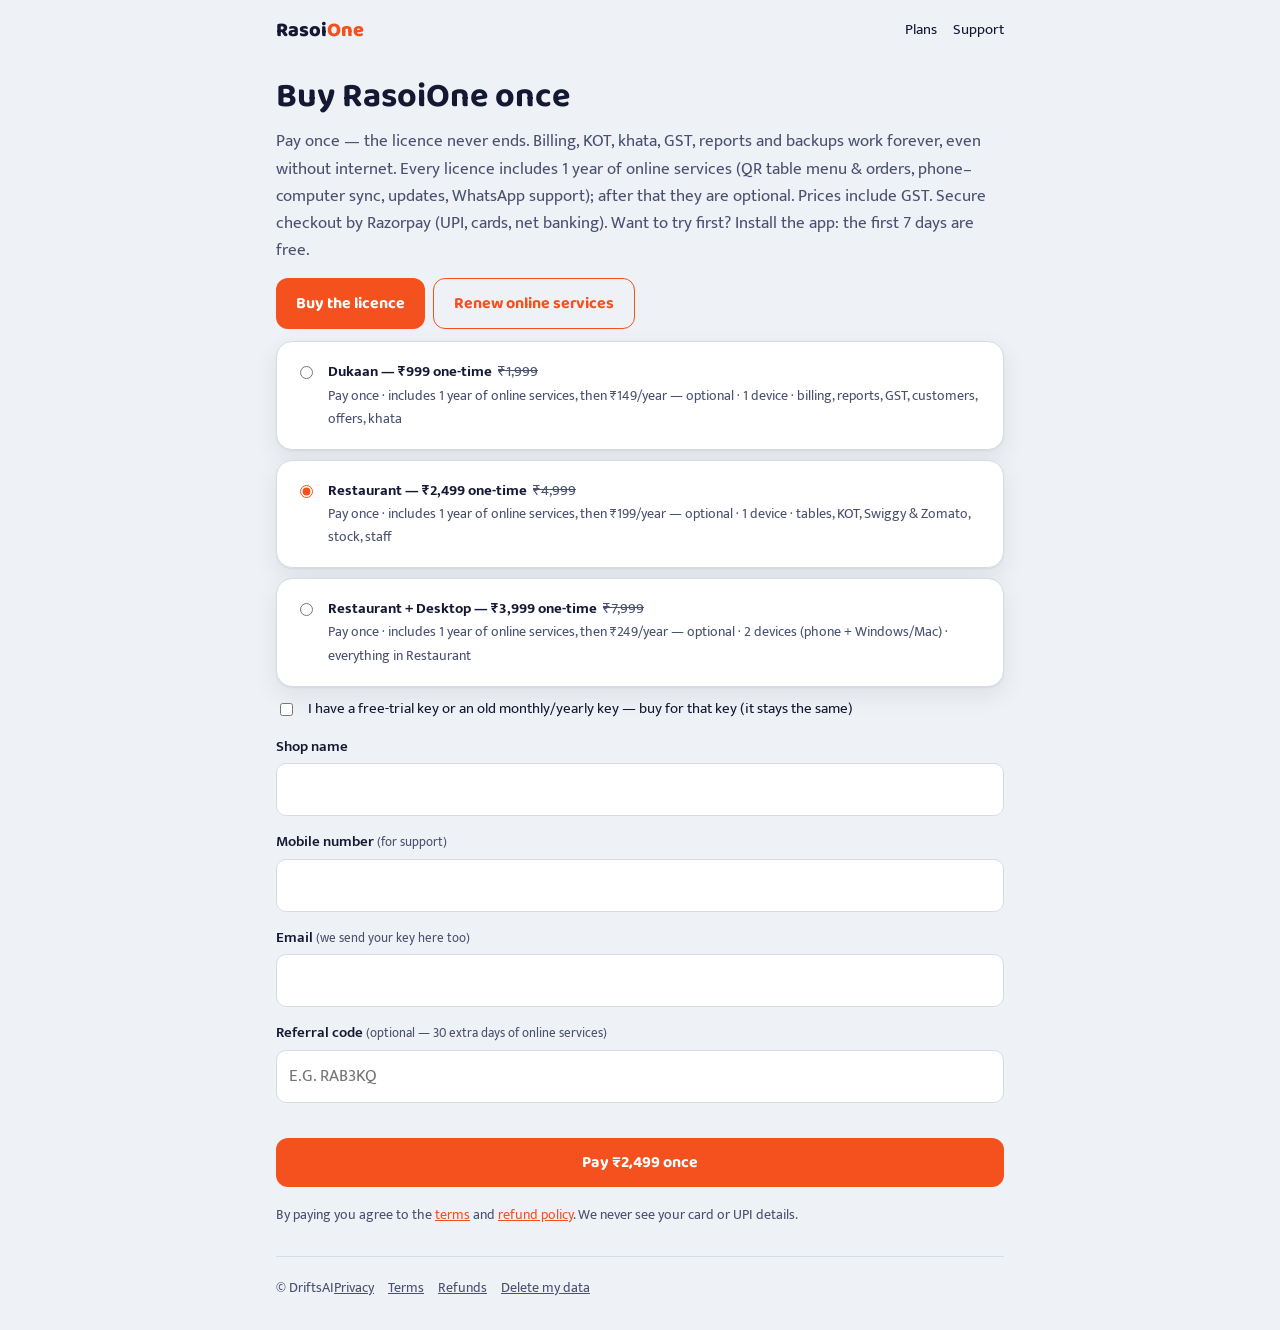
<file: buy.html>
<!doctype html>
<html lang="en">
<head>
<meta charset="utf-8">
<meta name="viewport" content="width=device-width, initial-scale=1">
<meta name="theme-color" content="#b45309">
<title>Buy RasoiOne</title>
<link rel="stylesheet" href="/site.css">
<script src="/config.js"></script>
</head>
<body>
<div class="wrap narrow">
  <nav class="site"><a class="logo" href="/">Rasoi<span>One</span></a><div class="links"><a href="/#plans">Plans</a><a href="#" data-wa>Support</a></div></nav>

    <main id="buyForm">
    <h1 style="margin:10px 0 4px">Buy RasoiOne once</h1>
    <p class="muted" style="margin:0 0 14px">Pay once — the licence never ends. Billing, KOT, khata, GST, reports and backups work forever, even without internet. Every licence includes 1 year of online services (QR table menu &amp; orders, phone–computer sync, updates, WhatsApp support); after that they are optional. Prices include GST. Secure checkout by Razorpay (UPI, cards, net banking). Want to try first? Install the app: the first 7 days are free.</p>

    <div class="seg" role="radiogroup" aria-label="What do you want to pay for" style="display:flex;gap:8px;margin-bottom:12px;flex-wrap:wrap">
      <button type="button" class="btn" data-mode="buy" role="radio">Buy the licence</button>
      <button type="button" class="btn ghost" data-mode="renew" role="radio">Renew online services</button>
    </div>

    <div id="buyBox">
      <div id="plans" role="radiogroup" aria-label="Choose a plan"></div>
      <label class="choice" style="margin-top:6px"><input type="checkbox" id="keyBox"> <span>I have a free-trial key or an old monthly/yearly key — buy for that key (it stays the same)</span></label>
      <div id="keyRow" hidden>
        <label for="licKey">Your RasoiOne licence key <small>(More → Plans in the app shows it)</small></label>
        <input class="field" id="licKey" autocomplete="off" maxlength="60" placeholder="RS1-XXXX-XXXX-XXXX">
      </div>
    </div>

    <div id="renewBox" hidden>
      <div class="card">
        <b>Online services · 1 year</b>
        <p class="muted" style="margin:6px 0 0">Table QR menu &amp; QR orders, phone–computer and Google Drive sync, app updates and WhatsApp support. Billing never stops without them.</p>
        <p style="margin:8px 0 0" id="svPrices">Dukaan ₹149 · Restaurant ₹199 · Restaurant + Desktop ₹249 · older Lifetime keys ₹199 — a year.</p>
        <p class="muted" style="margin:6px 0 0;font-size:.9rem">The year is added after your current end date (or from today if it has ended).</p>
      </div>
      <label for="svKey">Your RasoiOne licence key <small>(More → Plans in the app shows it)</small></label>
      <input class="field" id="svKey" autocomplete="off" maxlength="60" placeholder="RS1-XXXX-XXXX-XXXX">
    </div>

    <label for="name">Shop name</label>
    <input class="field" id="name" autocomplete="organization" maxlength="60">
    <label for="phone">Mobile number <small>(for support)</small></label>
    <input class="field" id="phone" type="tel" inputmode="numeric" autocomplete="tel" maxlength="16">
    <label for="email">Email <small>(we send your key here too)</small></label>
    <input class="field" id="email" type="email" autocomplete="email" maxlength="80">
    <div id="refRow">
      <label for="refCode">Referral code <small>(optional — <span id="refAmt">30</span> extra days of online services)</small></label>
      <input class="field" id="refCode" autocomplete="off" maxlength="12" placeholder="e.g. RAB3KQ" style="text-transform:uppercase">
      <div id="refMsg" class="muted" style="font-size:.9rem;margin-top:4px"></div>
    </div>
    <div id="err" class="err" role="alert" hidden></div>
    <p><button class="btn" id="payBtn" type="button" style="width:100%;margin-top:18px">Pay</button></p>
    <p class="muted" style="font-size:.88rem">By paying you agree to the <a href="/terms.html">terms</a> and <a href="/refund.html">refund policy</a>. We never see your card or UPI details.</p>
  </main>

  <main id="done" class="success" hidden>
    <h1 style="margin:16px 0 4px" id="doneTitle">🎉 Payment successful</h1>
    <p class="muted">Your licence key:</p>
    <div class="keybox" id="theKey"></div>
    <p><button class="btn" id="copyBtn" type="button">Copy key</button></p>
    <p id="untilLine" style="font-weight:600"></p>
    <div class="card" style="text-align:left;margin-top:20px">
      <h3>How to use it in the app</h3>
      <ol class="steps">
        <li>Open the <b>RasoiOne</b> app on the phone or computer you bill on.</li>
        <li>Go to <b>More → Plans</b>.</li>
        <li id="stepNew">Tap <b>Enter licence key</b>, paste the key and tap <b>Activate</b>.</li>
        <li id="stepRenew" hidden>Already activated? The app picks up the change by itself within a few hours, or tap <b>Check licence now</b> on Plans.</li>
      </ol>
      <p id="refLine" hidden>Your own referral code: <b id="myRef"></b> — shops that buy with it get 30 extra days of online services, and you earn a share of their first payment, paid to your UPI.</p>
      <p class="muted" style="font-size:.9rem">Save this key (take a screenshot). Payment id: <span id="payId"></span></p>
    </div>
  </main>

  <footer class="site"><span>© DriftsAI</span><a href="/privacy.html">Privacy</a><a href="/terms.html">Terms</a><a href="/refund.html">Refunds</a><a href="/delete-data.html">Delete my data</a></footer>
</div>

<script>
(function () {
  var C = window.RASOI || {};
  var $ = function (id) { return document.getElementById(id); };
  var waUrl = function (text) { return 'https://wa.me/' + String(C.supportWhatsApp || '').replace(/\D/g, '') + '?text=' + encodeURIComponent(text); };
  document.querySelectorAll('[data-wa]').forEach(function (a) { a.href = waUrl('Hi RasoiOne, I need help with my licence'); a.target = '_blank'; });

  // Default prices (one-time licence, GST included); live prices from the licence server replace these.
  var PLANS = {
    standard: { label: 'Dukaan', price: 999, mrp: 1999, services: 149, note: '1 device · billing, reports, GST, customers, offers, khata' },
    pro: { label: 'Restaurant', price: 2499, mrp: 4999, services: 199, note: '1 device · tables, KOT, Swiggy & Zomato, stock, staff' },
    combo: { label: 'Restaurant + Desktop', price: 3999, mrp: 7999, services: 249, note: '2 devices (phone + Windows/Mac) · everything in Restaurant' },
  };
  var SERVICES = { standard: 149, pro: 199, combo: 249, lifetime: 199, founder: 199 };
  var ORDER = ['standard', 'pro', 'combo'];
  var params = new URLSearchParams(location.search);
  var chosen = PLANS[params.get('plan')] ? params.get('plan') : 'pro';
  var mode = params.get('renew') ? 'renew' : 'buy';
  var bonusDays = 30, refOk = '';
  var inr = function (n) { return '₹' + Number(n).toLocaleString('en-IN'); };
  var forKey = function () { return $('keyBox').checked; };

  function renderPlans() {
    var box = $('plans'); box.innerHTML = '';
    ORDER.forEach(function (id) {
      var p = PLANS[id];
      var lab = document.createElement('label'); lab.className = 'card choice';
      var r = document.createElement('input'); r.type = 'radio'; r.name = 'plan'; r.value = id; r.checked = id === chosen;
      r.onchange = function () { chosen = id; update(); };
      var txt = document.createElement('div');
      var t = document.createElement('div'); t.style.fontWeight = '700';
      t.textContent = p.label + ' — ' + inr(p.price) + ' one-time';
      if (p.mrp > p.price) { var sx = document.createElement('s'); sx.className = 'muted'; sx.style.fontWeight = '400'; sx.style.marginLeft = '6px'; sx.textContent = inr(p.mrp); t.appendChild(sx); }
      var n = document.createElement('div'); n.className = 'muted'; n.style.fontSize = '.9rem';
      n.textContent = 'Pay once · includes 1 year of online services, then ' + inr(p.services) + '/year — optional · ' + p.note;
      txt.appendChild(t); txt.appendChild(n); lab.appendChild(r); lab.appendChild(txt); box.appendChild(lab);
    });
  }
  function renderServices() {
    $('svPrices').textContent = 'Dukaan ' + inr(SERVICES.standard) + ' · Restaurant ' + inr(SERVICES.pro) + ' · Restaurant + Desktop ' + inr(SERVICES.combo) + ' · older Lifetime keys ' + inr(SERVICES.lifetime) + ' — a year.';
  }
  function payLabel() { return mode === 'renew' ? 'Renew online services' : 'Pay ' + inr(PLANS[chosen].price) + ' once'; }
  function update() {
    document.querySelectorAll('[data-mode]').forEach(function (b) { var on = b.getAttribute('data-mode') === mode; b.className = on ? 'btn' : 'btn ghost'; b.setAttribute('aria-checked', on ? 'true' : 'false'); });
    $('buyBox').hidden = mode !== 'buy';
    $('renewBox').hidden = mode !== 'renew';
    $('keyRow').hidden = !forKey();
    $('refRow').hidden = mode !== 'buy';
    $('payBtn').textContent = payLabel();
  }
  document.querySelectorAll('[data-mode]').forEach(function (b) { b.onclick = function () { mode = b.getAttribute('data-mode'); $('err').hidden = true; update(); }; });
  $('keyBox').onchange = update;

  function showErr(msg, paymentId) {
    var e = $('err'); e.hidden = false; e.textContent = msg + ' ';
    var a = document.createElement('a');
    a.href = waUrl('Hi RasoiOne, problem with ' + (mode === 'renew' ? 'online services renewal' : chosen + ' licence') + (paymentId ? ' — payment id ' + paymentId : '') + ': ' + msg);
    a.target = '_blank'; a.textContent = 'Get help on WhatsApp'; e.appendChild(a);
  }
  function busy(on) { $('payBtn').disabled = on; $('payBtn').textContent = on ? 'Please wait…' : payLabel(); }
  function licenceApi(body) {
    return fetch(C.licenseApi, { method: 'POST', headers: { 'Content-Type': 'text/plain;charset=utf-8' }, body: JSON.stringify(body), redirect: 'follow' }).then(function (r) { return r.json(); });
  }
  function loadScript(src) {
    return new Promise(function (ok, fail) { if (window.Razorpay) return ok(); var sc = document.createElement('script'); sc.src = src; sc.onload = ok; sc.onerror = fail; document.head.appendChild(sc); });
  }

  var refTimer;
  function checkRef() {
    var v = $('refCode').value.trim().toUpperCase();
    refOk = ''; $('refMsg').textContent = ''; clearTimeout(refTimer);
    if (v.length < 4 || !C.licenseApi) return;
    refTimer = setTimeout(function () {
      licenceApi({ action: 'checkRef', ref: v }).then(function (r) {
        if ($('refCode').value.trim().toUpperCase() !== v) return;
        if (r && r.success) { refOk = r.code; $('refMsg').textContent = '✓ ' + (r.bonusDays || bonusDays) + ' extra days of online services' + (r.name ? ' · referred by ' + r.name : ''); $('refMsg').style.color = '#15803d'; }
        else { $('refMsg').textContent = 'This code is not valid.'; $('refMsg').style.color = '#b91c1c'; }
      }).catch(function () { $('refMsg').textContent = 'Could not check the code right now.'; });
    }, 350);
  }
  $('refCode').oninput = checkRef;
  if (params.get('ref')) { $('refCode').value = params.get('ref').toUpperCase().replace(/[^A-Z0-9]/g, '').slice(0, 12); checkRef(); }
  if (params.get('key')) {
    var k = params.get('key');
    if (mode === 'renew') $('svKey').value = k; else { $('keyBox').checked = true; $('licKey').value = k; }
  }

  if (C.licenseApi) {
    licenceApi({ action: 'plans' }).then(function (res) {
      if (!res || !res.success || !res.plans) return;
      Object.keys(res.plans).forEach(function (id) {
        if (!PLANS[id]) return; var p = res.plans[id];
        ['price', 'mrp', 'services'].forEach(function (k) { if (typeof p[k] === 'number') PLANS[id][k] = p[k]; });
      });
      var sv = res.services || res.maint;
      if (sv) Object.keys(sv).forEach(function (k) { if (typeof sv[k] === 'number') SERVICES[k] = sv[k]; });
      if (typeof res.referralBonusDays === 'number') { bonusDays = res.referralBonusDays; $('refAmt').textContent = bonusDays; }
      renderPlans(); renderServices(); update();
    }).catch(function () { /* keep defaults */ });
  }

  function start(plan, key) {
    $('err').hidden = true;
    var name = $('name').value.trim(), phone = $('phone').value.replace(/[^\d+]/g, ''), email = $('email').value.trim();
    if (!name) return showErr('Please enter your shop name.');
    if (phone.replace(/\D/g, '').length < 10) return showErr('Please enter a valid mobile number.');
    if (!/^[^@\s]+@[^@\s]+\.[^@\s]+$/.test(email)) return showErr('Please enter a valid email.');
    if (!C.licenseApi) return showErr('Online payment is not set up yet. Please contact us on WhatsApp.');
    if ((plan === 'maint' || forKey()) && key.length < 6) return showErr('Please enter your licence key.');
    busy(true);
    var st;
    // The server decides the price (and, for a key, whether the referral code still applies).
    licenceApi({ action: 'createOrder', plan: plan, key: key, ref: plan === 'maint' ? '' : refOk, name: name, phone: phone, email: email }).then(function (res) {
      if (!res || !res.success) throw new Error((res && res.error) || 'Could not start the payment.');
      st = res; return loadScript('https://checkout.razorpay.com/v1/checkout.js');
    }).then(function () {
      var opts = {
        key: st.keyId, name: 'RasoiOne',
        description: plan === 'maint' ? 'Online services · 1 year' + (st.planLabel ? ' · ' + st.planLabel : '') : PLANS[plan].label + ' · one-time licence',
        order_id: st.orderId, amount: Math.round(Number(st.amount) * 100), currency: st.currency || 'INR',
        prefill: { name: name, email: email, contact: phone }, theme: { color: '#b45309' },
        modal: { ondismiss: function () { busy(false); showErr('Payment cancelled. No money was taken. You can try again.'); } },
        handler: function (resp) {
          var verify = { action: 'verifyPayment', orderId: resp.razorpay_order_id, paymentId: resp.razorpay_payment_id, signature: resp.razorpay_signature, name: name, phone: phone, email: email };
          savePending(verify);
          $('payBtn').textContent = 'Confirming payment…';
          licenceApi(verify).then(function (v) {
            if (!v || !v.success) throw new Error((v && v.error) || 'Payment verification failed.');
            clearPending(); showKey(v, resp.razorpay_payment_id, !!key);
          }).catch(function (e) {
            busy(false);
            showErr('Payment received but not confirmed yet (' + e.message + '). Do not pay again. Keep this page open or come back to it: your key appears here by itself. Payment id: ' + resp.razorpay_payment_id + '.', resp.razorpay_payment_id);
            retryLater();
          });
        },
      };
      var rzp = new window.Razorpay(opts);
      rzp.on('payment.failed', function (r) {
        busy(false);
        var pid = r && r.error && r.error.metadata ? r.error.metadata.payment_id : '';
        showErr('Payment failed: ' + ((r && r.error && r.error.description) || 'please try again') + (pid ? ' (payment id ' + pid + ')' : ''), pid);
      });
      rzp.open();
    }).catch(function (e) {
      busy(false);
      showErr(e && e.message && e.message !== 'Failed to fetch' ? e.message : 'Could not connect. Check your internet and try again.');
    });
  }
  $('payBtn').onclick = function () {
    if (mode === 'renew') start('maint', $('svKey').value.trim());
    else start(chosen, forKey() ? $('licKey').value.trim() : '');
  };

  function showKey(v, paymentId, existingKey) {
    $('buyForm').hidden = true; $('done').hidden = false;
    $('theKey').textContent = v.key; $('payId').textContent = paymentId;
    var services = v.addon === 'maint';
    $('doneTitle').textContent = services ? '🎉 Online services renewed' : existingKey ? '🎉 Licence bought for your key' : '🎉 Payment successful';
    $('stepNew').hidden = existingKey || services; $('stepRenew').hidden = !(existingKey || services);
    var f = function (d) { return new Date(d).toLocaleDateString('en-IN', { day: 'numeric', month: 'long', year: 'numeric' }); };
    $('untilLine').textContent = (services ? '' : 'Your licence never ends. ') + (v.maintUntil ? 'Online services till ' + f(v.maintUntil) + '.' : '');
    if (v.refCode && !existingKey && !services) { $('refLine').hidden = false; $('myRef').textContent = v.refCode; }
    $('copyBtn').onclick = function () {
      var done = function () { $('copyBtn').textContent = 'Copied ✓'; };
      if (navigator.clipboard) navigator.clipboard.writeText(v.key).then(done, function () { prompt('Copy your key:', v.key); });
      else prompt('Copy your key:', v.key);
    };
    window.scrollTo(0, 0);
  }

  // A payment whose confirmation did not get through is kept in this browser and retried.
  function savePending(v) { try { localStorage.setItem('rasoi_pending', JSON.stringify(v)); } catch (e) { /* private mode */ } }
  function clearPending() { try { localStorage.removeItem('rasoi_pending'); } catch (e) { /* ignore */ } }
  function readPending() { try { return JSON.parse(localStorage.getItem('rasoi_pending') || 'null'); } catch (e) { return null; } }
  var retryTimer;
  function retryLater() {
    var p = readPending();
    if (!p || !C.licenseApi) return;
    clearTimeout(retryTimer);
    retryTimer = setTimeout(function () {
      licenceApi(p).then(function (v) {
        if (v && v.success) { clearPending(); showKey(v, p.paymentId, !!v.renewed); }
        else if (v && /verification failed/i.test(v.error || '')) clearPending();
        else retryLater();
      }).catch(retryLater);
    }, 8000);
  }
  if (readPending()) { $('err').hidden = false; $('err').textContent = 'Confirming your earlier payment… keep this page open.'; retryLater(); }

  renderPlans(); renderServices(); update();
})();
</script>
</body>
</html>
</file>
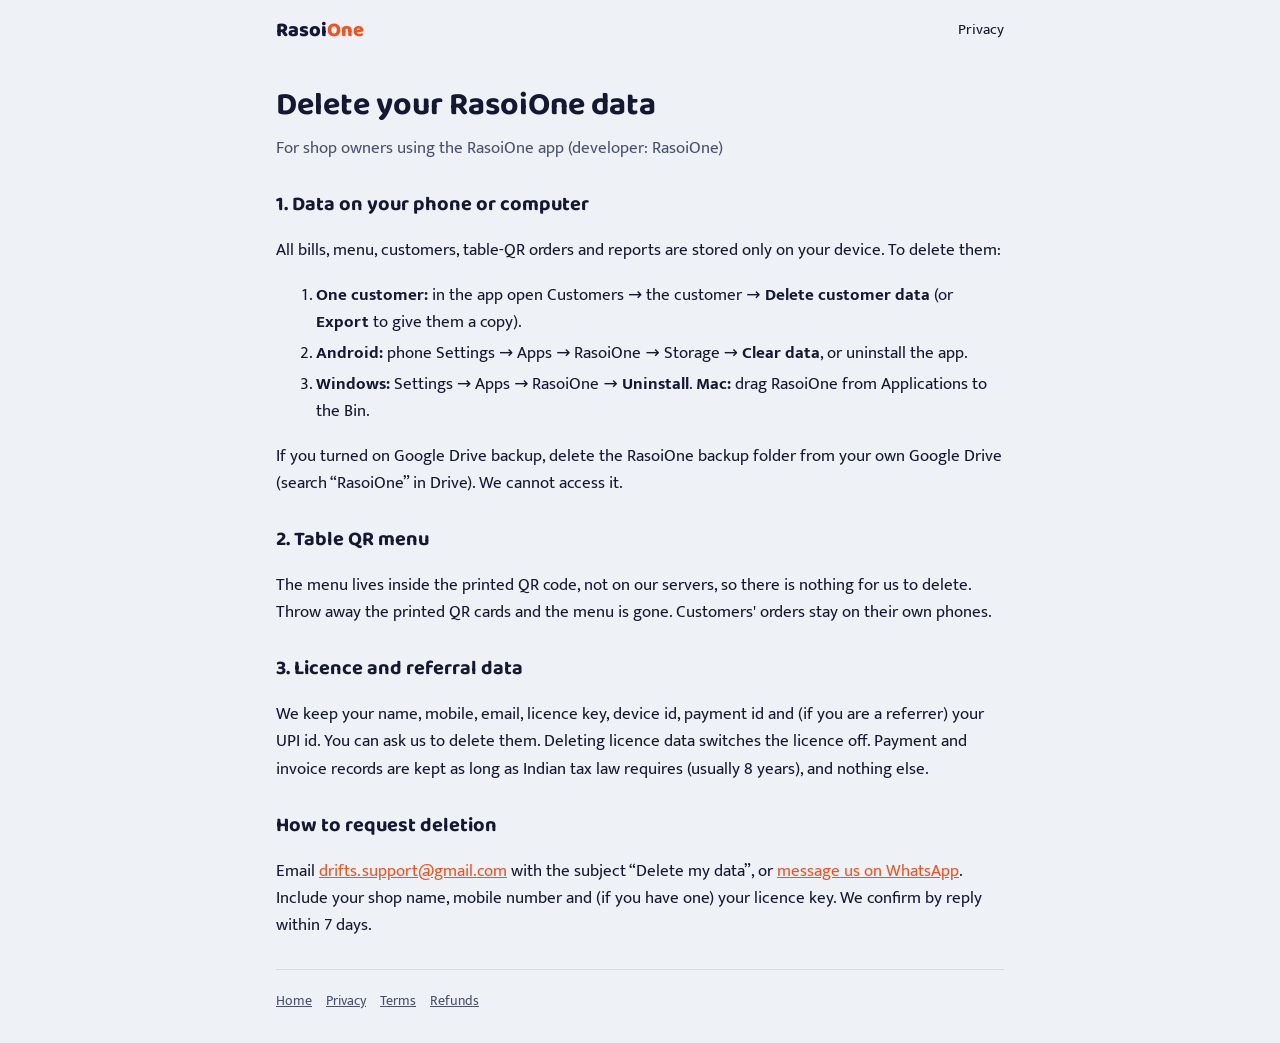
<file: delete-data.html>
<!doctype html>
<html lang="en">
<head>
<meta charset="utf-8">
<meta name="viewport" content="width=device-width, initial-scale=1">
<title>Delete your data · RasoiOne</title>
<link rel="stylesheet" href="/site.css">
<script src="/config.js"></script>
</head>
<body>
<div class="wrap narrow doc">
  <nav class="site"><a class="logo" href="/">Rasoi<span>One</span></a><div class="links"><a href="/privacy.html">Privacy</a></div></nav>

  <h1>Delete your RasoiOne data</h1>
  <p class="eff">For shop owners using the RasoiOne app (developer: RasoiOne)</p>

  <h2>1. Data on your phone or computer</h2>
  <p>All bills, menu, customers, table-QR orders and reports are stored only on your device. To delete them:</p>
  <ol>
    <li><b>One customer:</b> in the app open Customers → the customer → <b>Delete customer data</b> (or <b>Export</b> to give them a copy).</li>
    <li><b>Android:</b> phone Settings → Apps → RasoiOne → Storage → <b>Clear data</b>, or uninstall the app.</li>
    <li><b>Windows:</b> Settings → Apps → RasoiOne → <b>Uninstall</b>. <b>Mac:</b> drag RasoiOne from Applications to the Bin.</li>
  </ol>
  <p>If you turned on Google Drive backup, delete the RasoiOne backup folder from your own Google Drive (search “RasoiOne” in Drive). We cannot access it.</p>

  <h2>2. Table QR menu</h2>
  <p>The menu lives inside the printed QR code, not on our servers, so there is nothing for us to delete. Throw away the printed QR cards and the menu is gone. Customers' orders stay on their own phones.</p>

  <h2>3. Licence and referral data</h2>
  <p>We keep your name, mobile, email, licence key, device id, payment id and (if you are a referrer) your UPI id. You can ask us to delete them. Deleting licence data switches the licence off. Payment and invoice records are kept as long as Indian tax law requires (usually 8 years), and nothing else.</p>

  <h2>How to request deletion</h2>
  <p>Email <a href="mailto:drifts.support@gmail.com?subject=Delete%20my%20RasoiOne%20data">drifts.support@gmail.com</a> with the subject “Delete my data”, or <a href="#" id="waLink" target="_blank" rel="noopener">message us on WhatsApp</a>. Include your shop name, mobile number and (if you have one) your licence key. We confirm by reply within 7 days.</p>

  <footer class="site"><a href="/">Home</a><a href="/privacy.html">Privacy</a><a href="/terms.html">Terms</a><a href="/refund.html">Refunds</a></footer>
</div>
<script>
  var c = window.RASOI || {};
  document.getElementById('waLink').href = 'https://wa.me/' + String(c.supportWhatsApp || '').replace(/\D/g, '') + '?text=' + encodeURIComponent('Please delete my RasoiOne data. Shop name: ... Mobile: ...');
</script>
</body>
</html>
</file>
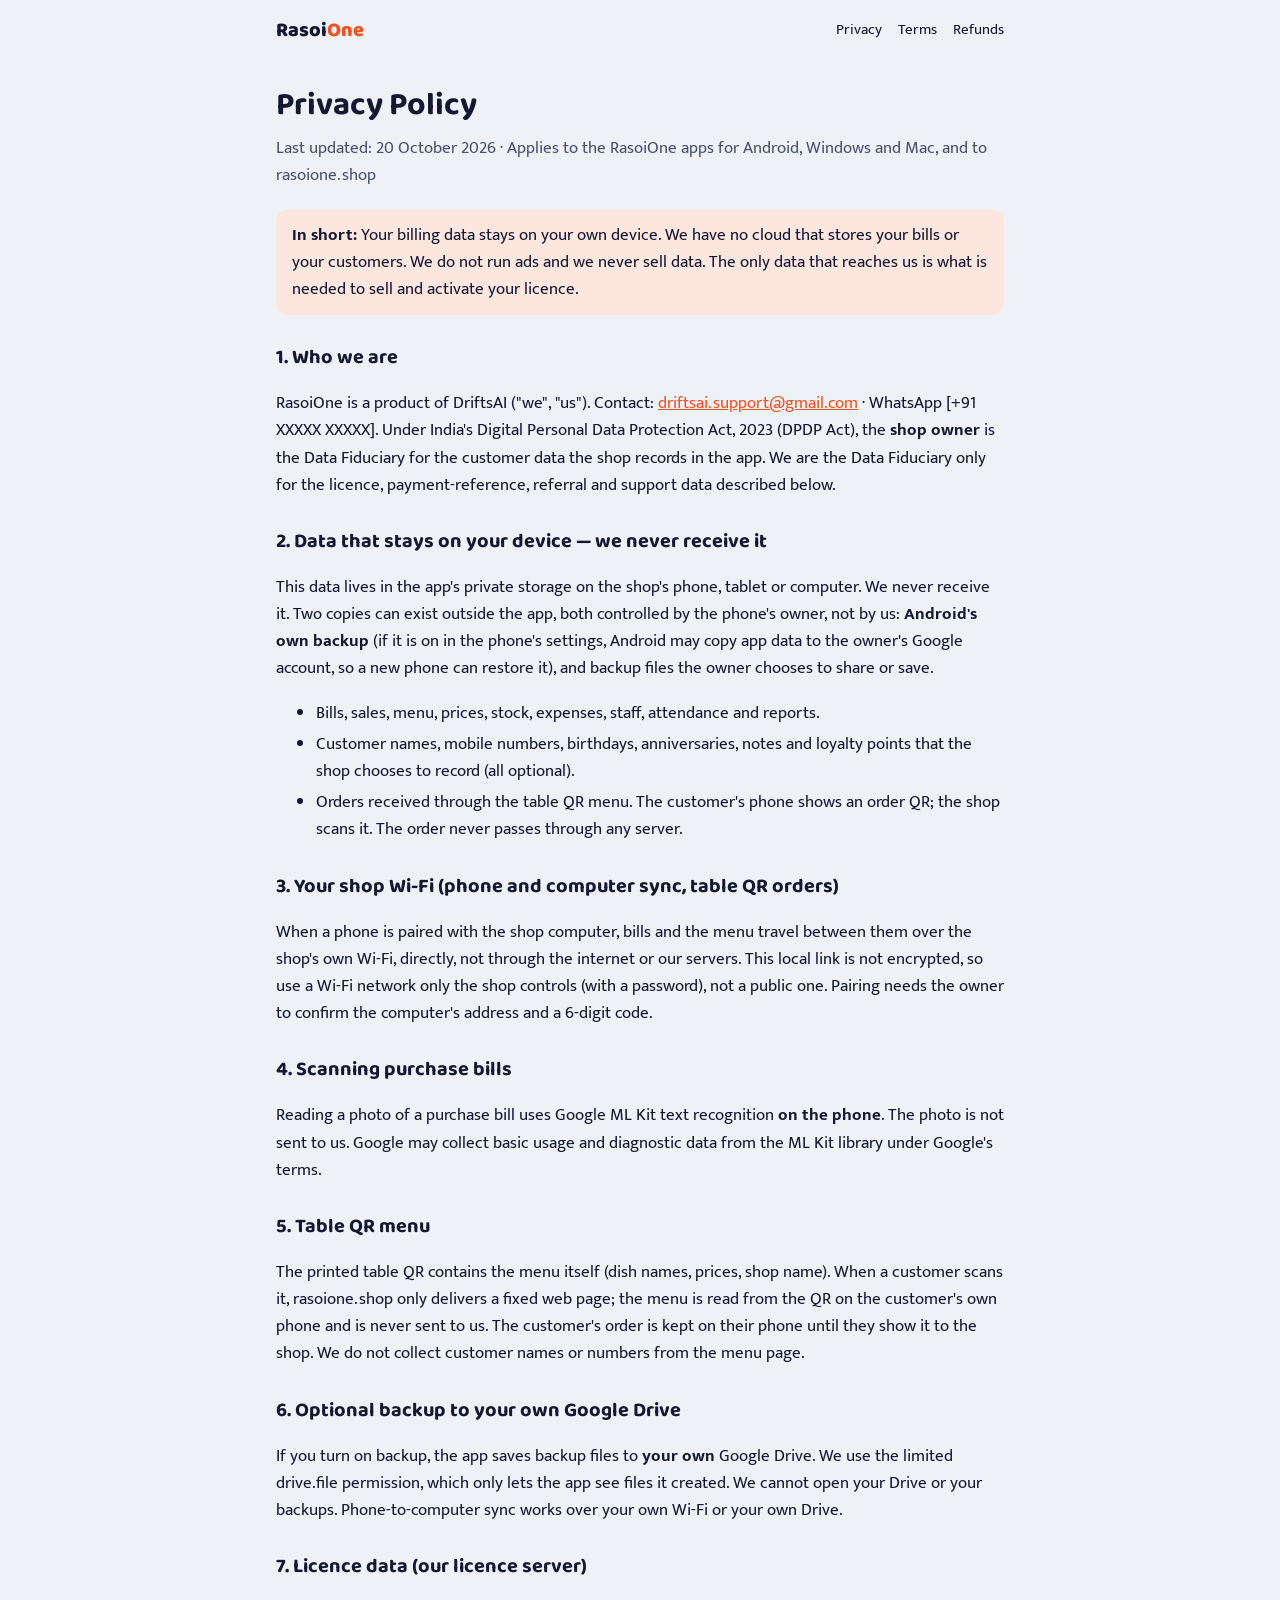
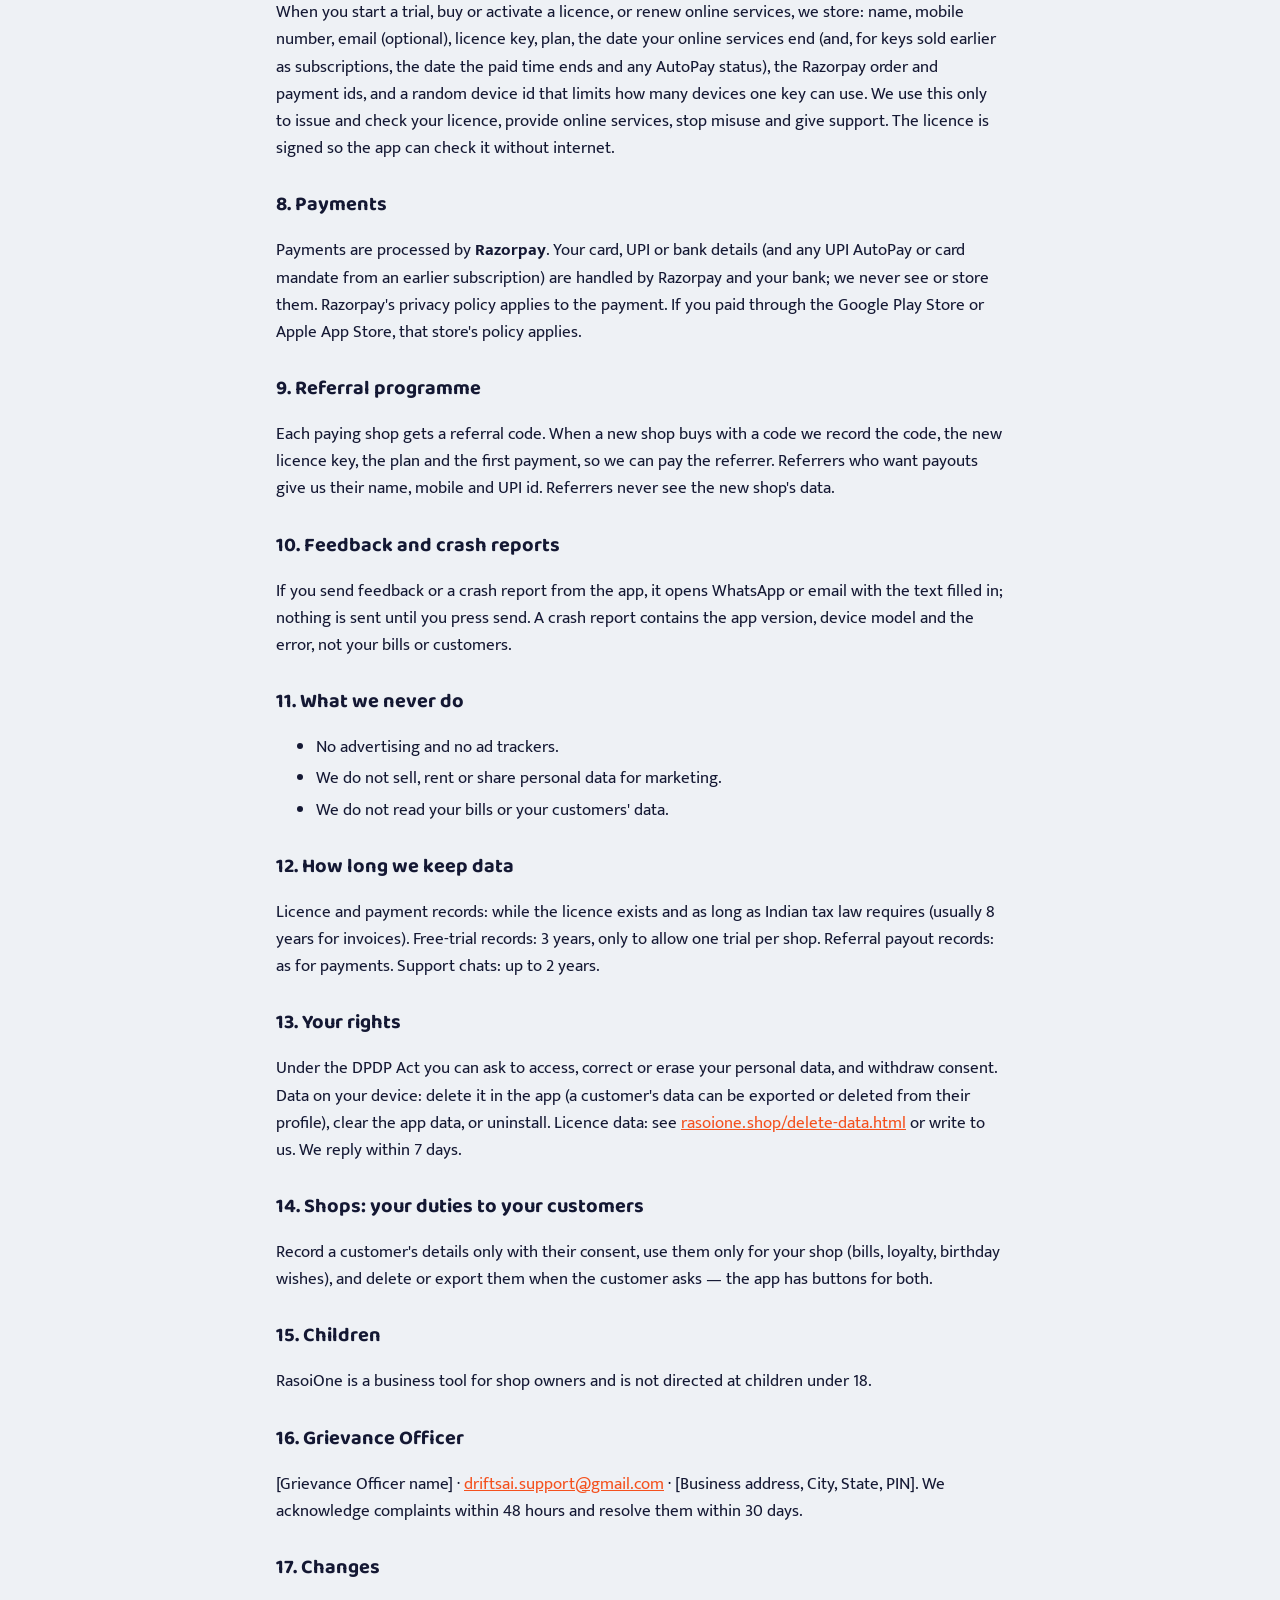
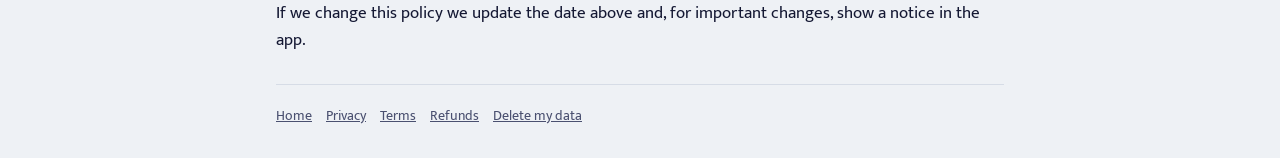
<file: privacy.html>
<!doctype html>
<html lang="en">
<head>
<meta charset="utf-8">
<meta name="viewport" content="width=device-width, initial-scale=1">
<title>Privacy Policy · RasoiOne</title>
<link rel="stylesheet" href="/site.css">
</head>
<body>
<!-- Generated by website/build.mjs from src/legal.js — edit that file, not this one. -->
<div class="wrap narrow doc">
  <nav class="site"><a class="logo" href="/">Rasoi<span>One</span></a><div class="links"><a href="/privacy.html">Privacy</a><a href="/terms.html">Terms</a><a href="/refund.html">Refunds</a></div></nav>
  <h1>Privacy Policy</h1>
  <p class="eff">Last updated: 20 October 2026 · Applies to the RasoiOne apps for Android, Windows and Mac, and to rasoione.shop</p>
  <div class="box"><b>In short:</b> Your billing data stays on your own device. We have no cloud that stores your bills or your customers. We do not run ads and we never sell data. The only data that reaches us is what is needed to sell and activate your licence.</div>

  <h2>1. Who we are</h2>
  <p>RasoiOne is a product of DriftsAI ("we", "us"). Contact: <a href="mailto:driftsai.support@gmail.com">driftsai.support@gmail.com</a> · WhatsApp [+91 XXXXX XXXXX]. Under India's Digital Personal Data Protection Act, 2023 (DPDP Act), the <b>shop owner</b> is the Data Fiduciary for the customer data the shop records in the app. We are the Data Fiduciary only for the licence, payment-reference, referral and support data described below.</p>

  <h2>2. Data that stays on your device — we never receive it</h2>
  <p>This data lives in the app's private storage on the shop's phone, tablet or computer. We never receive it. Two copies can exist outside the app, both controlled by the phone's owner, not by us: <b>Android's own backup</b> (if it is on in the phone's settings, Android may copy app data to the owner's Google account, so a new phone can restore it), and backup files the owner chooses to share or save.</p>
  <ul><li>Bills, sales, menu, prices, stock, expenses, staff, attendance and reports.</li><li>Customer names, mobile numbers, birthdays, anniversaries, notes and loyalty points that the shop chooses to record (all optional).</li><li>Orders received through the table QR menu. The customer's phone shows an order QR; the shop scans it. The order never passes through any server.</li></ul>

  <h2>3. Your shop Wi-Fi (phone and computer sync, table QR orders)</h2>
  <p>When a phone is paired with the shop computer, bills and the menu travel between them over the shop's own Wi-Fi, directly, not through the internet or our servers. This local link is not encrypted, so use a Wi-Fi network only the shop controls (with a password), not a public one. Pairing needs the owner to confirm the computer's address and a 6-digit code.</p>

  <h2>4. Scanning purchase bills</h2>
  <p>Reading a photo of a purchase bill uses Google ML Kit text recognition <b>on the phone</b>. The photo is not sent to us. Google may collect basic usage and diagnostic data from the ML Kit library under Google's terms.</p>

  <h2>5. Table QR menu</h2>
  <p>The printed table QR contains the menu itself (dish names, prices, shop name). When a customer scans it, rasoione.shop only delivers a fixed web page; the menu is read from the QR on the customer's own phone and is never sent to us. The customer's order is kept on their phone until they show it to the shop. We do not collect customer names or numbers from the menu page.</p>

  <h2>6. Optional backup to your own Google Drive</h2>
  <p>If you turn on backup, the app saves backup files to <b>your own</b> Google Drive. We use the limited drive.file permission, which only lets the app see files it created. We cannot open your Drive or your backups. Phone-to-computer sync works over your own Wi-Fi or your own Drive.</p>

  <h2>7. Licence data (our licence server)</h2>
  <p>When you start a trial, buy or activate a licence, or renew online services, we store: name, mobile number, email (optional), licence key, plan, the date your online services end (and, for keys sold earlier as subscriptions, the date the paid time ends and any AutoPay status), the Razorpay order and payment ids, and a random device id that limits how many devices one key can use. We use this only to issue and check your licence, provide online services, stop misuse and give support. The licence is signed so the app can check it without internet.</p>

  <h2>8. Payments</h2>
  <p>Payments are processed by <b>Razorpay</b>. Your card, UPI or bank details (and any UPI AutoPay or card mandate from an earlier subscription) are handled by Razorpay and your bank; we never see or store them. Razorpay's privacy policy applies to the payment. If you paid through the Google Play Store or Apple App Store, that store's policy applies.</p>

  <h2>9. Referral programme</h2>
  <p>Each paying shop gets a referral code. When a new shop buys with a code we record the code, the new licence key, the plan and the first payment, so we can pay the referrer. Referrers who want payouts give us their name, mobile and UPI id. Referrers never see the new shop's data.</p>

  <h2>10. Feedback and crash reports</h2>
  <p>If you send feedback or a crash report from the app, it opens WhatsApp or email with the text filled in; nothing is sent until you press send. A crash report contains the app version, device model and the error, not your bills or customers.</p>

  <h2>11. What we never do</h2>
  <ul><li>No advertising and no ad trackers.</li><li>We do not sell, rent or share personal data for marketing.</li><li>We do not read your bills or your customers' data.</li></ul>

  <h2>12. How long we keep data</h2>
  <p>Licence and payment records: while the licence exists and as long as Indian tax law requires (usually 8 years for invoices). Free-trial records: 3 years, only to allow one trial per shop. Referral payout records: as for payments. Support chats: up to 2 years.</p>

  <h2>13. Your rights</h2>
  <p>Under the DPDP Act you can ask to access, correct or erase your personal data, and withdraw consent. Data on your device: delete it in the app (a customer's data can be exported or deleted from their profile), clear the app data, or uninstall. Licence data: see <a href="/delete-data.html">rasoione.shop/delete-data.html</a> or write to us. We reply within 7 days.</p>

  <h2>14. Shops: your duties to your customers</h2>
  <p>Record a customer's details only with their consent, use them only for your shop (bills, loyalty, birthday wishes), and delete or export them when the customer asks — the app has buttons for both.</p>

  <h2>15. Children</h2>
  <p>RasoiOne is a business tool for shop owners and is not directed at children under 18.</p>

  <h2>16. Grievance Officer</h2>
  <p>[Grievance Officer name] · <a href="mailto:driftsai.support@gmail.com">driftsai.support@gmail.com</a> · [Business address, City, State, PIN]. We acknowledge complaints within 48 hours and resolve them within 30 days.</p>

  <h2>17. Changes</h2>
  <p>If we change this policy we update the date above and, for important changes, show a notice in the app.</p>

  <footer class="site"><a href="/">Home</a><a href="/privacy.html">Privacy</a><a href="/terms.html">Terms</a><a href="/refund.html">Refunds</a><a href="/delete-data.html">Delete my data</a></footer>
</div>
</body>
</html>
</file>
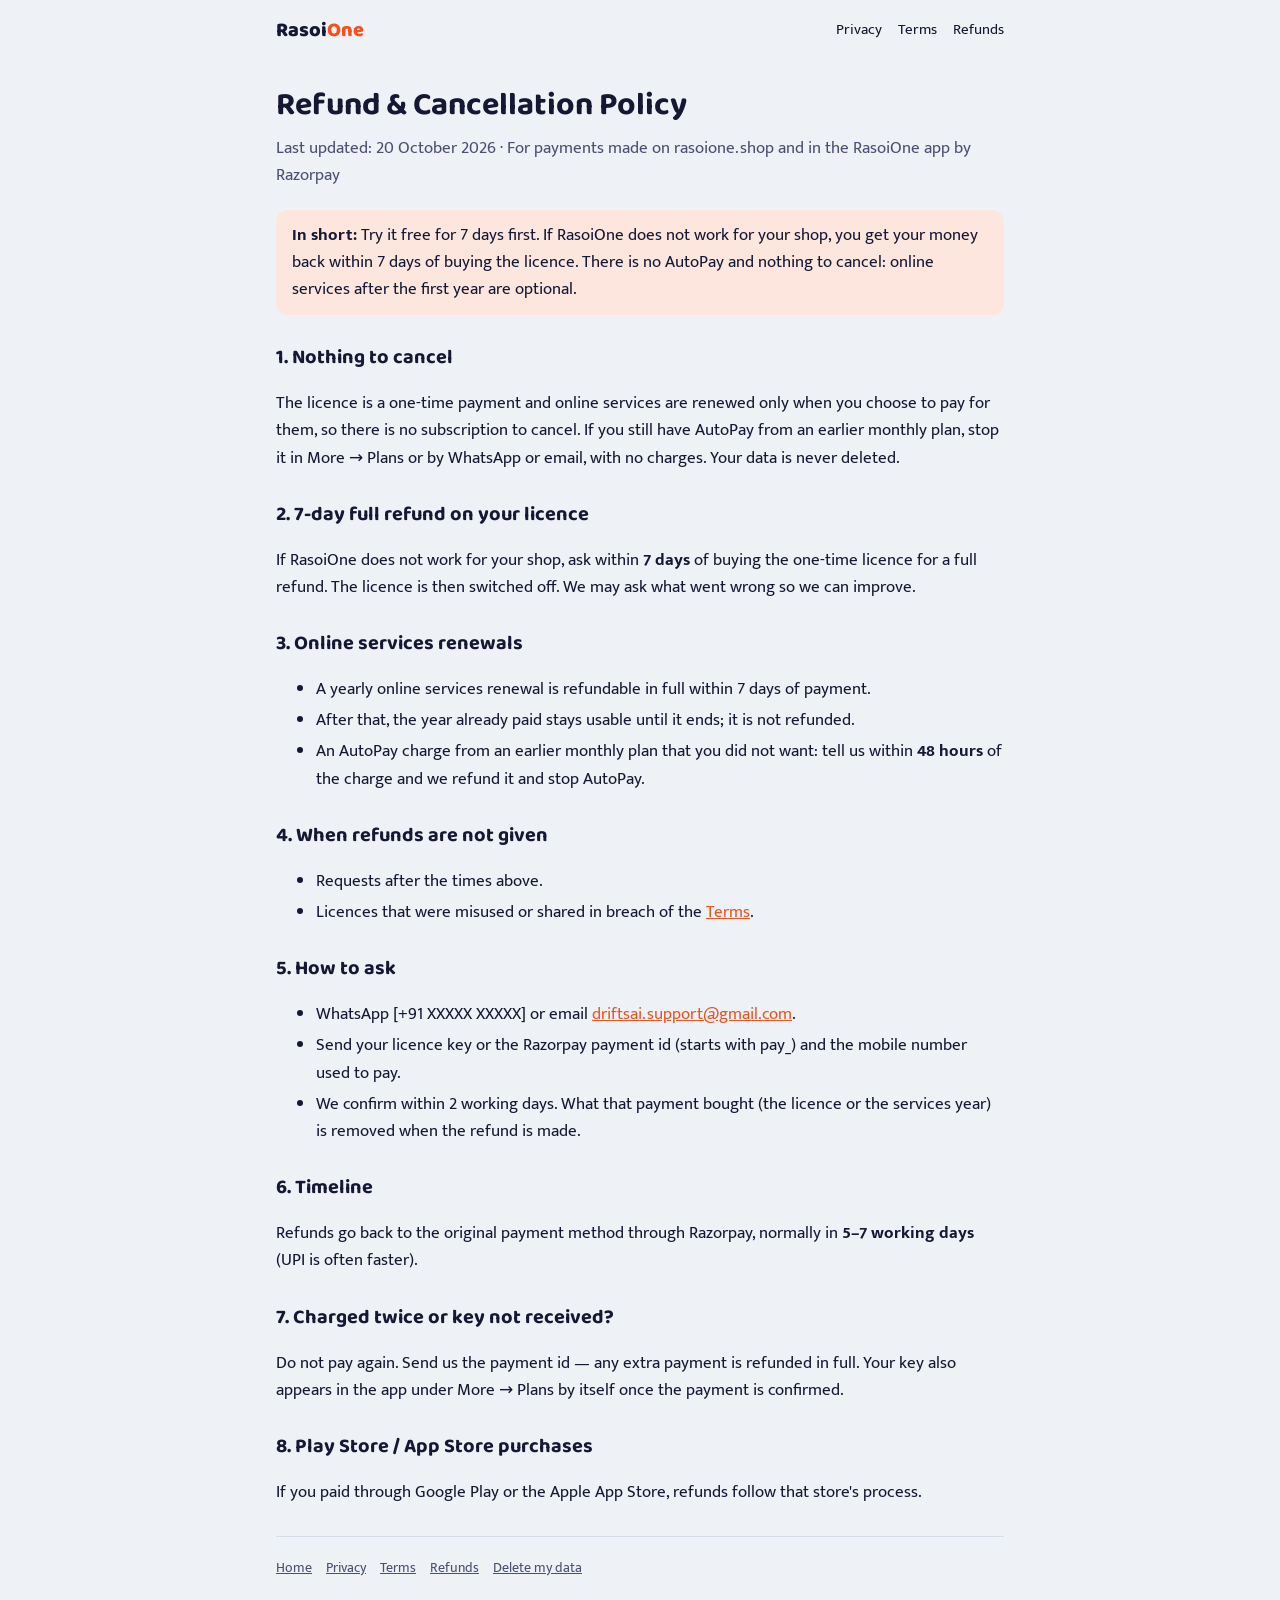
<file: refund.html>
<!doctype html>
<html lang="en">
<head>
<meta charset="utf-8">
<meta name="viewport" content="width=device-width, initial-scale=1">
<title>Refund &amp; Cancellation Policy · RasoiOne</title>
<link rel="stylesheet" href="/site.css">
</head>
<body>
<!-- Generated by website/build.mjs from src/legal.js — edit that file, not this one. -->
<div class="wrap narrow doc">
  <nav class="site"><a class="logo" href="/">Rasoi<span>One</span></a><div class="links"><a href="/privacy.html">Privacy</a><a href="/terms.html">Terms</a><a href="/refund.html">Refunds</a></div></nav>
  <h1>Refund &amp; Cancellation Policy</h1>
  <p class="eff">Last updated: 20 October 2026 · For payments made on rasoione.shop and in the RasoiOne app by Razorpay</p>
  <div class="box"><b>In short:</b> Try it free for 7 days first. If RasoiOne does not work for your shop, you get your money back within 7 days of buying the licence. There is no AutoPay and nothing to cancel: online services after the first year are optional.</div>

  <h2>1. Nothing to cancel</h2>
  <p>The licence is a one-time payment and online services are renewed only when you choose to pay for them, so there is no subscription to cancel. If you still have AutoPay from an earlier monthly plan, stop it in More → Plans or by WhatsApp or email, with no charges. Your data is never deleted.</p>

  <h2>2. 7-day full refund on your licence</h2>
  <p>If RasoiOne does not work for your shop, ask within <b>7 days</b> of buying the one-time licence for a full refund. The licence is then switched off. We may ask what went wrong so we can improve.</p>

  <h2>3. Online services renewals</h2>
  <ul><li>A yearly online services renewal is refundable in full within 7 days of payment.</li><li>After that, the year already paid stays usable until it ends; it is not refunded.</li><li>An AutoPay charge from an earlier monthly plan that you did not want: tell us within <b>48 hours</b> of the charge and we refund it and stop AutoPay.</li></ul>

  <h2>4. When refunds are not given</h2>
  <ul><li>Requests after the times above.</li><li>Licences that were misused or shared in breach of the <a href="/terms.html">Terms</a>.</li></ul>

  <h2>5. How to ask</h2>
  <ul><li>WhatsApp [+91 XXXXX XXXXX] or email <a href="mailto:driftsai.support@gmail.com">driftsai.support@gmail.com</a>.</li><li>Send your licence key or the Razorpay payment id (starts with pay_) and the mobile number used to pay.</li><li>We confirm within 2 working days. What that payment bought (the licence or the services year) is removed when the refund is made.</li></ul>

  <h2>6. Timeline</h2>
  <p>Refunds go back to the original payment method through Razorpay, normally in <b>5–7 working days</b> (UPI is often faster).</p>

  <h2>7. Charged twice or key not received?</h2>
  <p>Do not pay again. Send us the payment id — any extra payment is refunded in full. Your key also appears in the app under More → Plans by itself once the payment is confirmed.</p>

  <h2>8. Play Store / App Store purchases</h2>
  <p>If you paid through Google Play or the Apple App Store, refunds follow that store's process.</p>

  <footer class="site"><a href="/">Home</a><a href="/privacy.html">Privacy</a><a href="/terms.html">Terms</a><a href="/refund.html">Refunds</a><a href="/delete-data.html">Delete my data</a></footer>
</div>
</body>
</html>
</file>
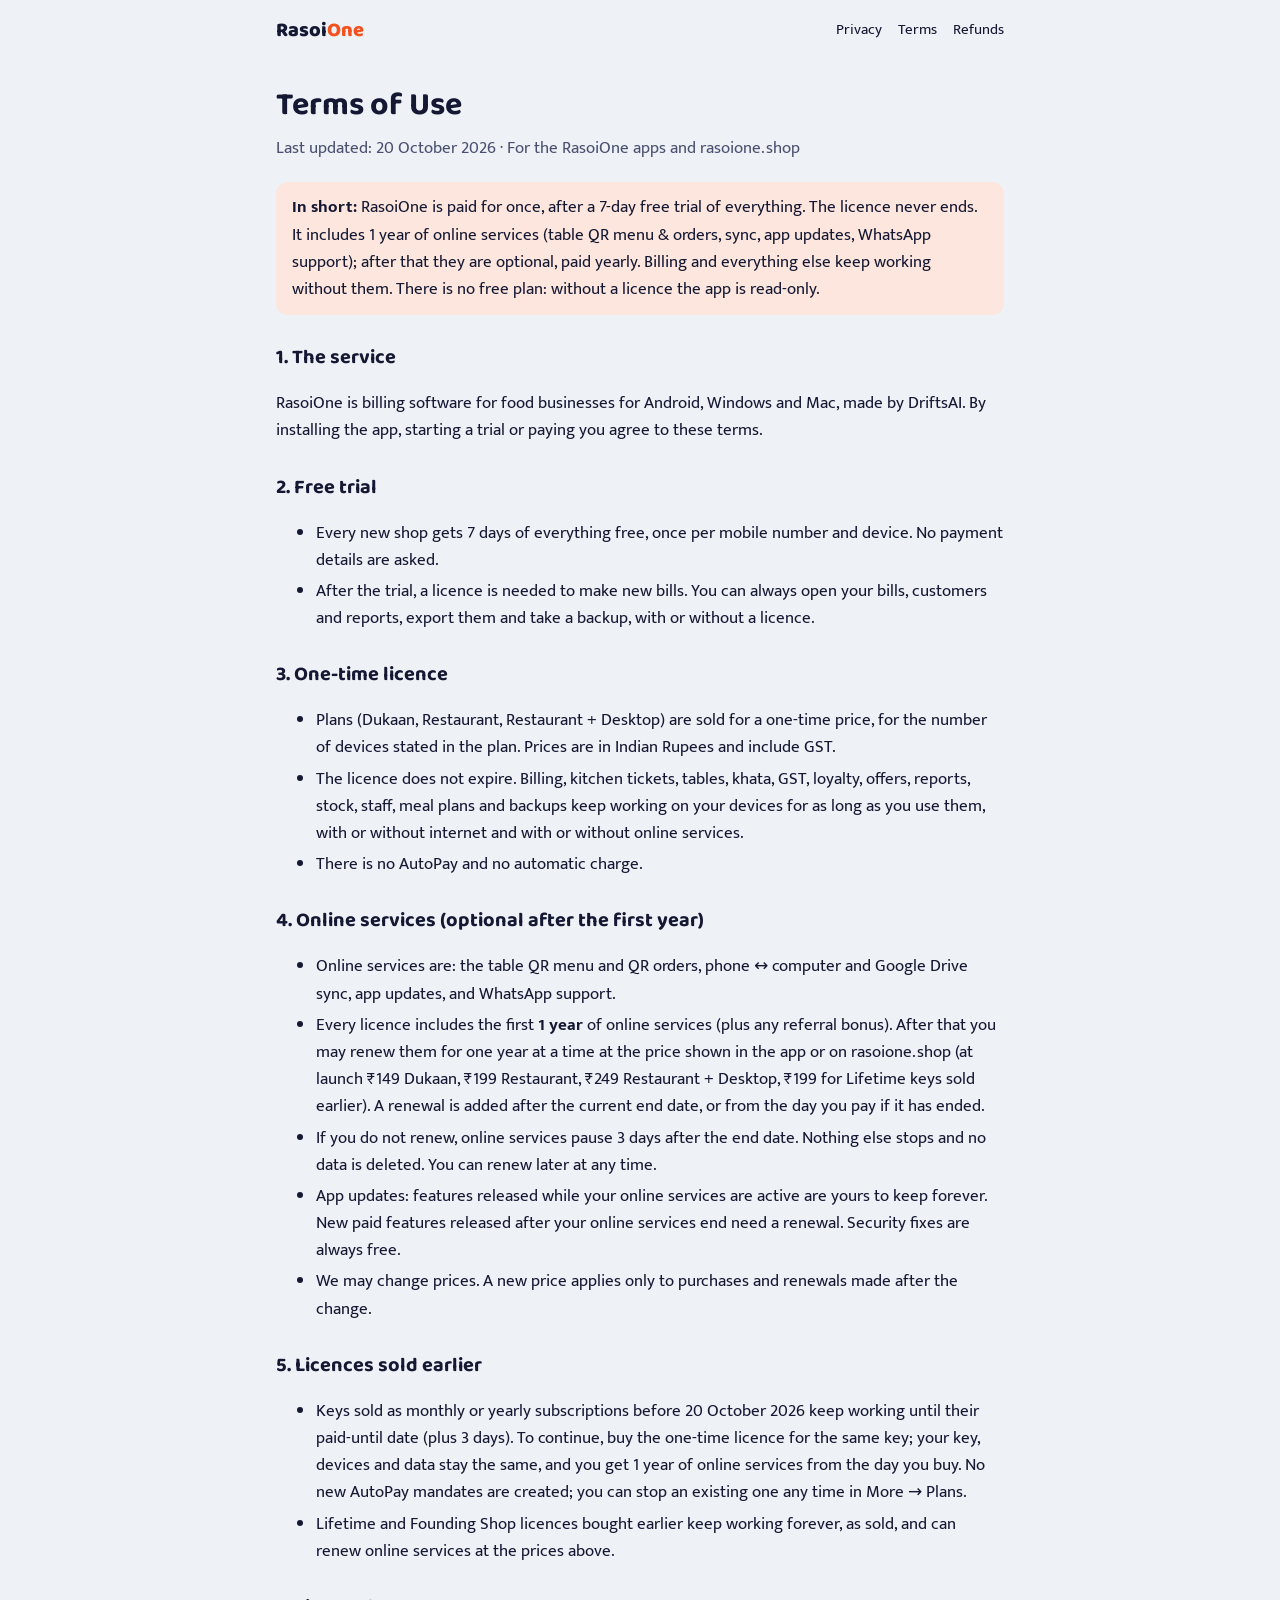
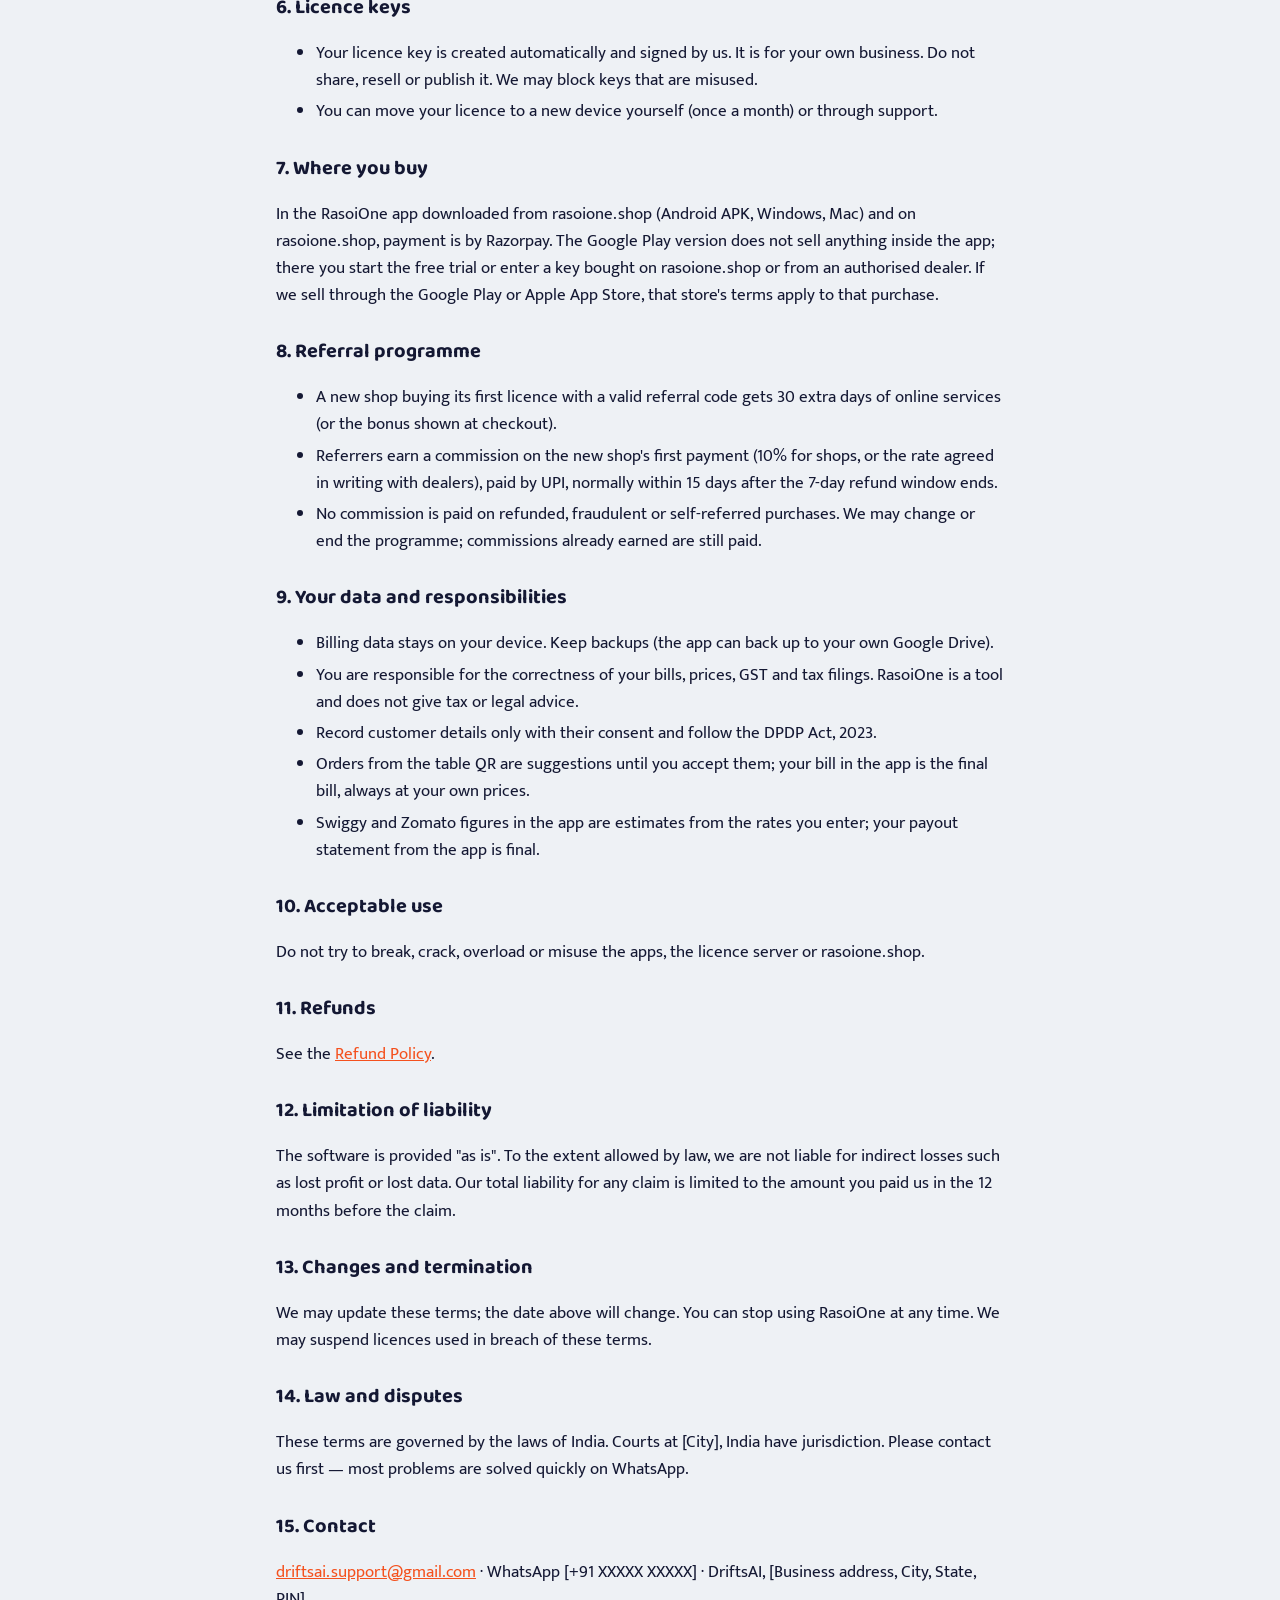
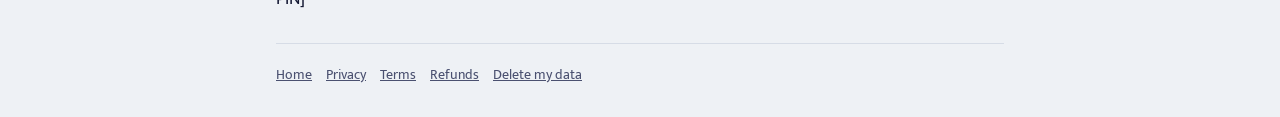
<file: terms.html>
<!doctype html>
<html lang="en">
<head>
<meta charset="utf-8">
<meta name="viewport" content="width=device-width, initial-scale=1">
<title>Terms of Use · RasoiOne</title>
<link rel="stylesheet" href="/site.css">
</head>
<body>
<!-- Generated by website/build.mjs from src/legal.js — edit that file, not this one. -->
<div class="wrap narrow doc">
  <nav class="site"><a class="logo" href="/">Rasoi<span>One</span></a><div class="links"><a href="/privacy.html">Privacy</a><a href="/terms.html">Terms</a><a href="/refund.html">Refunds</a></div></nav>
  <h1>Terms of Use</h1>
  <p class="eff">Last updated: 20 October 2026 · For the RasoiOne apps and rasoione.shop</p>
  <div class="box"><b>In short:</b> RasoiOne is paid for once, after a 7-day free trial of everything. The licence never ends. It includes 1 year of online services (table QR menu &amp; orders, sync, app updates, WhatsApp support); after that they are optional, paid yearly. Billing and everything else keep working without them. There is no free plan: without a licence the app is read-only.</div>

  <h2>1. The service</h2>
  <p>RasoiOne is billing software for food businesses for Android, Windows and Mac, made by DriftsAI. By installing the app, starting a trial or paying you agree to these terms.</p>

  <h2>2. Free trial</h2>
  <ul><li>Every new shop gets 7 days of everything free, once per mobile number and device. No payment details are asked.</li><li>After the trial, a licence is needed to make new bills. You can always open your bills, customers and reports, export them and take a backup, with or without a licence.</li></ul>

  <h2>3. One-time licence</h2>
  <ul><li>Plans (Dukaan, Restaurant, Restaurant + Desktop) are sold for a one-time price, for the number of devices stated in the plan. Prices are in Indian Rupees and include GST.</li><li>The licence does not expire. Billing, kitchen tickets, tables, khata, GST, loyalty, offers, reports, stock, staff, meal plans and backups keep working on your devices for as long as you use them, with or without internet and with or without online services.</li><li>There is no AutoPay and no automatic charge.</li></ul>

  <h2>4. Online services (optional after the first year)</h2>
  <ul><li>Online services are: the table QR menu and QR orders, phone ↔ computer and Google Drive sync, app updates, and WhatsApp support.</li><li>Every licence includes the first <b>1 year</b> of online services (plus any referral bonus). After that you may renew them for one year at a time at the price shown in the app or on rasoione.shop (at launch ₹149 Dukaan, ₹199 Restaurant, ₹249 Restaurant + Desktop, ₹199 for Lifetime keys sold earlier). A renewal is added after the current end date, or from the day you pay if it has ended.</li><li>If you do not renew, online services pause 3 days after the end date. Nothing else stops and no data is deleted. You can renew later at any time.</li><li>App updates: features released while your online services are active are yours to keep forever. New paid features released after your online services end need a renewal. Security fixes are always free.</li><li>We may change prices. A new price applies only to purchases and renewals made after the change.</li></ul>

  <h2>5. Licences sold earlier</h2>
  <ul><li>Keys sold as monthly or yearly subscriptions before 20 October 2026 keep working until their paid-until date (plus 3 days). To continue, buy the one-time licence for the same key; your key, devices and data stay the same, and you get 1 year of online services from the day you buy. No new AutoPay mandates are created; you can stop an existing one any time in More → Plans.</li><li>Lifetime and Founding Shop licences bought earlier keep working forever, as sold, and can renew online services at the prices above.</li></ul>

  <h2>6. Licence keys</h2>
  <ul><li>Your licence key is created automatically and signed by us. It is for your own business. Do not share, resell or publish it. We may block keys that are misused.</li><li>You can move your licence to a new device yourself (once a month) or through support.</li></ul>

  <h2>7. Where you buy</h2>
  <p>In the RasoiOne app downloaded from rasoione.shop (Android APK, Windows, Mac) and on rasoione.shop, payment is by Razorpay. The Google Play version does not sell anything inside the app; there you start the free trial or enter a key bought on rasoione.shop or from an authorised dealer. If we sell through the Google Play or Apple App Store, that store's terms apply to that purchase.</p>

  <h2>8. Referral programme</h2>
  <ul><li>A new shop buying its first licence with a valid referral code gets 30 extra days of online services (or the bonus shown at checkout).</li><li>Referrers earn a commission on the new shop's first payment (10% for shops, or the rate agreed in writing with dealers), paid by UPI, normally within 15 days after the 7-day refund window ends.</li><li>No commission is paid on refunded, fraudulent or self-referred purchases. We may change or end the programme; commissions already earned are still paid.</li></ul>

  <h2>9. Your data and responsibilities</h2>
  <ul><li>Billing data stays on your device. Keep backups (the app can back up to your own Google Drive).</li><li>You are responsible for the correctness of your bills, prices, GST and tax filings. RasoiOne is a tool and does not give tax or legal advice.</li><li>Record customer details only with their consent and follow the DPDP Act, 2023.</li><li>Orders from the table QR are suggestions until you accept them; your bill in the app is the final bill, always at your own prices.</li><li>Swiggy and Zomato figures in the app are estimates from the rates you enter; your payout statement from the app is final.</li></ul>

  <h2>10. Acceptable use</h2>
  <p>Do not try to break, crack, overload or misuse the apps, the licence server or rasoione.shop.</p>

  <h2>11. Refunds</h2>
  <p>See the <a href="/refund.html">Refund Policy</a>.</p>

  <h2>12. Limitation of liability</h2>
  <p>The software is provided "as is". To the extent allowed by law, we are not liable for indirect losses such as lost profit or lost data. Our total liability for any claim is limited to the amount you paid us in the 12 months before the claim.</p>

  <h2>13. Changes and termination</h2>
  <p>We may update these terms; the date above will change. You can stop using RasoiOne at any time. We may suspend licences used in breach of these terms.</p>

  <h2>14. Law and disputes</h2>
  <p>These terms are governed by the laws of India. Courts at [City], India have jurisdiction. Please contact us first — most problems are solved quickly on WhatsApp.</p>

  <h2>15. Contact</h2>
  <p><a href="mailto:driftsai.support@gmail.com">driftsai.support@gmail.com</a> · WhatsApp [+91 XXXXX XXXXX] · DriftsAI, [Business address, City, State, PIN]</p>

  <footer class="site"><a href="/">Home</a><a href="/privacy.html">Privacy</a><a href="/terms.html">Terms</a><a href="/refund.html">Refunds</a><a href="/delete-data.html">Delete my data</a></footer>
</div>
</body>
</html>
</file>
<file: home.css>
/* RasoiOne homepage — same palette and fonts as the app: steel counter, ink and chilli. */
:root {
  --canvas: #EEF1F5;
  --surface: #FFFFFF;
  --tint: #E4E9F0;
  --ink: #141833;
  --ink-2: #4A5070;
  --ink-3: #7A8099;
  --line: #D6DCE6;
  --chilli: #F4511E;
  --chilli-deep: #D63E0E;
  --chilli-soft: #FDE6DD;
  --green: #0E9F57;
  --paper: #FFFDF7;
  --wa: #1DA851;
  --shadow: 0 1px 2px rgba(20, 24, 51, .06), 0 12px 32px rgba(20, 24, 51, .10);
  --shadow-lg: 0 2px 6px rgba(20, 24, 51, .08), 0 30px 60px rgba(20, 24, 51, .18);
  --r: 18px;
  --display: "Baloo 2", "Mukta", system-ui, sans-serif;
  --text: "Mukta", system-ui, -apple-system, "Segoe UI", Roboto, sans-serif;
}
@media (prefers-color-scheme: dark) {
  :root {
    --canvas: #0F1224; --surface: #181C34; --tint: #13172C; --ink: #F1F3FA; --ink-2: #B7BCD3; --ink-3: #8A90AA;
    --line: #2A2F4C; --chilli-soft: #3A1E17; --paper: #FFFDF7;
    --shadow: 0 1px 2px rgba(0,0,0,.3), 0 12px 32px rgba(0,0,0,.35); --shadow-lg: 0 30px 60px rgba(0,0,0,.5);
  }
}

* { box-sizing: border-box; }
[hidden] { display: none !important; }
html { -webkit-text-size-adjust: 100%; scroll-behavior: smooth; scroll-padding-top: 76px; }
body { margin: 0; background: var(--canvas); color: var(--ink); font: 400 18px/1.6 var(--text); overflow-x: hidden; }
img { max-width: 100%; height: auto; display: block; }
a { color: var(--chilli-deep); }
@media (prefers-color-scheme: dark) { a { color: #FF8A5C; } }
h1, h2, h3 { font-family: var(--display); line-height: 1.12; margin: 0; letter-spacing: -.01em; }
h2 { font-size: clamp(1.9rem, 4.2vw, 2.75rem); font-weight: 800; max-width: 22ch; }
h3 { font-size: 1.3rem; font-weight: 700; }
.wrap { max-width: 1160px; margin: 0 auto; padding: 0 16px; }
@media (min-width: 720px) { .wrap { padding: 0 28px; } }
.narrow { max-width: 820px; }
.sub { color: var(--ink-2); font-size: 1.12rem; max-width: 62ch; margin: 12px 0 0; }
.fine { color: var(--ink-3); font-size: .95rem; margin: 14px 0 0; }
.center { text-align: center; }
.skip { position: absolute; left: -999px; top: 8px; background: var(--ink); color: #fff; padding: 8px 14px; border-radius: 8px; z-index: 99; }
.skip:focus { left: 8px; }
:focus-visible { outline: 3px solid var(--chilli); outline-offset: 3px; border-radius: 6px; }
kbd { font: 700 .9em var(--text); background: rgba(255,255,255,.14); border: 1px solid rgba(255,255,255,.3); border-bottom-width: 3px; padding: 0 7px; border-radius: 6px; }

/* Buttons */
.btn { display: inline-flex; align-items: center; justify-content: center; gap: 8px; min-height: 48px; padding: 0 22px; border-radius: 14px; font: 700 1.02rem var(--display); text-decoration: none; border: 2px solid transparent; cursor: pointer; transition: transform .12s ease, background-color .15s ease; }
.btn:active { transform: scale(.98); }
.btn-brand { background: var(--chilli); color: #fff; }
.btn-brand:hover { background: var(--chilli-deep); }
.btn-line { background: transparent; color: var(--ink); border-color: var(--ink); }
.btn-line:hover { background: var(--ink); color: var(--canvas); }
.btn-wa { background: var(--wa); color: #fff; }
.btn-lg { min-height: 56px; padding: 0 26px; font-size: 1.1rem; }
.btn-sm { min-height: 40px; padding: 0 16px; font-size: .95rem; border-radius: 12px; }
.btn-block { width: 100%; }
.btn.is-off { background: var(--tint); color: var(--ink-3); border-color: transparent; pointer-events: none; }

/* Top bar */
.top { position: sticky; top: 0; z-index: 20; background: color-mix(in srgb, var(--canvas) 86%, transparent); backdrop-filter: saturate(1.4) blur(12px); -webkit-backdrop-filter: saturate(1.4) blur(12px); border-bottom: 1px solid transparent; transition: border-color .2s; }
.top.scrolled { border-bottom-color: var(--line); }
.top-in { display: flex; align-items: center; gap: 20px; height: 66px; }
.logo { display: inline-flex; align-items: center; gap: 9px; font: 800 1.4rem var(--display); color: var(--ink); text-decoration: none; }
.logo img { border-radius: 9px; }
.logo .wm span { color: var(--chilli); }
.menu { display: none; gap: 26px; margin-left: auto; }
.menu a { color: var(--ink-2); text-decoration: none; font-weight: 600; }
.menu a:hover { color: var(--ink); }
.top .btn { margin-left: auto; }
@media (min-width: 860px) { .menu { display: flex; } .top .btn { margin-left: 8px; } }

/* Hero */
.hero { padding: 36px 0 56px; }
.hero-grid { display: grid; gap: 40px; align-items: center; }
@media (min-width: 980px) { .hero-grid { grid-template-columns: .92fr 1.3fr; gap: 36px; } .hero-art { margin-right: -40px; } .hero { padding: 56px 0 84px; } }
.kicker { display: inline-flex; align-items: center; gap: 8px; margin: 0 0 18px; padding: 6px 14px; border-radius: 999px; background: var(--surface); box-shadow: var(--shadow); font-size: .95rem; font-weight: 600; color: var(--ink-2); }
.kicker .dot { width: 8px; height: 8px; border-radius: 50%; background: var(--green); box-shadow: 0 0 0 4px rgba(14,159,87,.18); }
.hero h1 { font-size: clamp(2.5rem, 6.2vw, 4.1rem); font-weight: 800; letter-spacing: -.02em; line-height: 1.02; max-width: 13ch; }
.lead { font-size: clamp(1.1rem, 2vw, 1.25rem); color: var(--ink-2); margin: 20px 0 28px; max-width: 54ch; }
.cta { display: flex; flex-wrap: wrap; gap: 12px; }

.hero-art { position: relative; padding: 0 0 40px 0; }
.window { background: var(--surface); border-radius: 14px; box-shadow: var(--shadow-lg); overflow: hidden; border: 1px solid var(--line); }
.window-bar { display: flex; align-items: center; gap: 7px; height: 34px; padding: 0 14px; background: var(--tint); border-bottom: 1px solid var(--line); font-size: .8rem; color: var(--ink-3); font-weight: 600; }
.window-bar i { width: 11px; height: 11px; border-radius: 50%; background: #FF5F57; }
.window-bar i:nth-child(2) { background: #FEBC2E; } .window-bar i:nth-child(3) { background: #28C840; }
.window-bar span { margin-left: 10px; white-space: nowrap; overflow: hidden; text-overflow: ellipsis; }
.hero-art .window { margin-left: 9%; }
.phone { background: #0B0D1C; padding: 7px; border-radius: 34px; box-shadow: var(--shadow-lg); }
.phone img { border-radius: 27px; width: 100%; }
.phone-hero { position: absolute; left: 0; bottom: 0; width: 30%; max-width: 220px; }
.receipt { position: absolute; right: -10px; top: -26px; width: 34%; max-width: 240px; overflow: hidden; padding: 0 6px 14px; filter: drop-shadow(0 18px 24px rgba(20,24,51,.22)); }
.receipt-paper { background: var(--paper); color: #222; padding: 16px 14px 22px; font: 500 12.5px/1.45 ui-monospace, "SFMono-Regular", Menlo, Consolas, monospace; transform-origin: top;
  --zz: conic-gradient(from -45deg at bottom, #0000, #000 1deg 89deg, #0000 90deg) bottom / 14px 7px repeat-x, linear-gradient(#000 0 0) top / 100% calc(100% - 6px) no-repeat;
  -webkit-mask: var(--zz); mask: var(--zz); padding-bottom: 26px; }
.receipt-paper b { display: block; text-align: center; font-size: 13.5px; letter-spacing: .06em; }
.receipt-paper small { display: block; text-align: center; color: #666; font-size: 11px; }
.receipt-paper hr { border: 0; border-top: 1.5px dashed #aaa; margin: 8px 0; }
.receipt-paper p { display: flex; justify-content: space-between; gap: 8px; margin: 2px 0; }
.receipt-paper .tot { font-weight: 800; font-size: 14.5px; margin: 4px 0 8px; }
@media (prefers-reduced-motion: no-preference) {
  .receipt-paper { animation: print 1.6s .5s cubic-bezier(.3,.7,.3,1) both; }
  @keyframes print { from { transform: translateY(-100%); } to { transform: translateY(0); } }
}
@media (max-width: 560px) {
  .receipt { width: 46%; right: -4px; top: -30px; }
  .receipt-paper { font-size: 10.5px; padding: 12px 10px 22px; }
  .receipt-paper b { font-size: 11.5px; }
  .phone-hero { width: 34%; }
}

/* Facts strip */
.facts { background: var(--ink); color: #fff; }
@media (prefers-color-scheme: dark) { .facts { background: #1E2342; } }
.facts-row { display: grid; grid-template-columns: repeat(2, 1fr); }
.facts-row > div { padding: 18px 14px; display: flex; flex-direction: column; border-top: 1px solid rgba(255,255,255,.12); }
.facts-row > div:nth-child(-n+2) { border-top: 0; }
.facts-row > div:nth-child(2n) { border-left: 1px solid rgba(255,255,255,.12); }
.facts-row b { font: 700 1.08rem var(--display); }
.facts-row span { color: #B9BED6; font-size: .92rem; line-height: 1.35; }
.facts-row > div:last-child { grid-column: 1 / -1; }
@media (min-width: 900px) { .facts-row { grid-template-columns: repeat(5, 1fr); } .facts-row > div { padding: 24px 20px; border-top: 0; border-left: 1px solid rgba(255,255,255,.12); } .facts-row > div:first-child { border-left: 0; padding-left: 0; } .facts-row > div:last-child { grid-column: auto; } }

/* Sections */
.block { padding: 72px 0; }
@media (min-width: 900px) { .block { padding: 104px 0; } }
.tint { background: var(--tint); }
.ink { background: var(--ink); color: #fff; }
@media (prefers-color-scheme: dark) { .ink { background: #1E2342; } }
.ink .sub { color: #C2C7DD; }

/* Shop types */
.shops { list-style: none; padding: 0; margin: 32px 0 0; display: flex; flex-wrap: wrap; gap: 10px; }
.shops li { display: inline-flex; align-items: center; gap: 10px; padding: 10px 18px 10px 10px; background: var(--surface); border: 1px solid var(--line); border-radius: 999px; font-weight: 600; }
.shops li span { display: grid; place-items: center; width: 38px; height: 38px; border-radius: 50%; background: var(--chilli-soft); font-size: 1.2rem; }

/* Steps */
.steps { list-style: none; padding: 4px 16px 18px; margin: 36px -16px 0; display: grid; grid-auto-flow: column; grid-auto-columns: 78%; gap: 18px; overflow-x: auto; scroll-snap-type: x mandatory; scrollbar-width: none; }
.steps::-webkit-scrollbar { display: none; }
.steps > li { scroll-snap-align: center; }
.swipe { display: block; color: var(--ink-3); font-size: .92rem; margin-top: 4px; }
@media (min-width: 820px) { .steps { grid-auto-flow: row; grid-template-columns: repeat(3, 1fr); gap: 32px; margin: 44px 0 0; padding: 0; overflow: visible; } .swipe { display: none; } }
.steps .phone { max-width: 270px; margin: 0 auto 26px; }
.steps h3 { display: flex; align-items: center; gap: 12px; font-size: 1.45rem; }
.steps h3 em { font-style: normal; display: grid; place-items: center; width: 36px; height: 36px; border-radius: 50%; background: var(--chilli); color: #fff; font-size: 1.1rem; flex: none; }
.steps p { color: var(--ink-2); margin: 10px 0 0; }

/* Feature tour */
.tour { display: grid; gap: 32px; margin-top: 40px; align-items: center; }
@media (min-width: 900px) { .tour { grid-template-columns: 1.1fr 1fr; gap: 56px; } }
.tour-tabs { display: grid; gap: 8px; }
.tour-tabs button { text-align: left; background: transparent; border: 0; border-left: 4px solid var(--line); padding: 14px 18px; cursor: pointer; color: var(--ink); font: inherit; border-radius: 0 14px 14px 0; transition: background-color .15s, border-color .15s; }
.tour-tabs button b { display: block; font: 700 1.25rem var(--display); }
.tour-tabs button span { display: block; color: var(--ink-2); font-size: 1rem; line-height: 1.45; max-height: 0; overflow: hidden; transition: max-height .25s ease, margin .25s; }
.tour-tabs button[aria-selected="true"] { background: var(--surface); border-left-color: var(--chilli); box-shadow: var(--shadow); }
.tour-tabs button[aria-selected="true"] span { max-height: 6em; margin-top: 4px; }
.tour-tabs button:hover:not([aria-selected="true"]) { background: color-mix(in srgb, var(--surface) 50%, transparent); }
.tour-view { display: grid; place-items: center; }
.phone-lg { width: min(310px, 78vw); }
.phone-lg img { transition: opacity .18s ease; }
.phone-lg img.swap { opacity: 0; }
.more-grid { display: grid; gap: 14px; margin-top: 56px; }
@media (min-width: 700px) { .more-grid { grid-template-columns: repeat(2, 1fr); } }
@media (min-width: 1040px) { .more-grid { grid-template-columns: repeat(4, 1fr); } }
.more-grid > div { background: var(--surface); border-radius: var(--r); padding: 22px; border: 1px solid var(--line); }
.more-grid h3 { font-size: 1.15rem; }
.more-grid p { color: var(--ink-2); margin: 8px 0 0; font-size: 1rem; line-height: 1.5; }

/* Desktop + data */
.split { display: grid; gap: 40px; align-items: center; }
@media (min-width: 940px) { .split { grid-template-columns: .9fr 1.1fr; gap: 56px; } }
.ink h2 { color: #fff; }
.ticks { list-style: none; padding: 0; margin: 22px 0 28px; display: grid; gap: 10px; }
.ticks li { padding-left: 32px; position: relative; }
.ticks li::before { content: ""; position: absolute; left: 0; top: 4px; width: 20px; height: 20px; border-radius: 50%; background: var(--green) url("data:image/svg+xml,%3Csvg xmlns='http://www.w3.org/2000/svg' viewBox='0 0 20 20'%3E%3Cpath d='M5.5 10.5l3 3 6-7' fill='none' stroke='white' stroke-width='2.4' stroke-linecap='round' stroke-linejoin='round'/%3E%3C/svg%3E") center / 20px; }
.window-dark { border-color: rgba(255,255,255,.12); }

.diagram { margin: 0; background: var(--surface); border-radius: 24px; padding: 18px; box-shadow: var(--shadow); color: var(--ink-2); }
.diagram svg { width: 100%; height: auto; display: block; }
.dg-shop { fill: var(--tint); stroke: var(--line); stroke-width: 1.5; }
.dg-dev { fill: var(--ink); }
.dg-scr { fill: var(--chilli-soft); }
.dg-label { font: 700 16px var(--display); fill: var(--ink); }
.dg-t { font: 600 14px var(--text); fill: var(--ink); }
.dg-s { font: 600 13px var(--text); fill: var(--green); }
.dg-line { stroke: var(--green); stroke-width: 3; fill: none; color: var(--green); }
.dg-dash { stroke: var(--ink-3); stroke-width: 2; stroke-dasharray: 5 5; fill: none; color: var(--ink-3); }
.dg-drive { fill: var(--surface); stroke: var(--ink-3); stroke-width: 1.5; }
.dg-no { font: 600 13px var(--text); fill: var(--ink-3); }
.dg-strike { stroke: var(--chilli); stroke-width: 2.2; }

/* Downloads */
.tickets { display: grid; gap: 22px; margin-top: 40px; }
@media (min-width: 900px) { .tickets { grid-template-columns: repeat(3, 1fr); } }
.ticket { position: relative; background: var(--surface); border-radius: 20px; padding: 24px 22px 20px; box-shadow: var(--shadow); display: flex; flex-direction: column; gap: 14px; border: 2px solid transparent; }
.ticket.is-rec { border-color: var(--chilli); }
.ticket-head { display: flex; align-items: center; gap: 14px; }
.ticket-head p { margin: 2px 0 0; color: var(--ink-3); font-size: .95rem; line-height: 1.35; }
.os { width: 48px; height: 48px; flex: none; padding: 11px; border-radius: 14px; background: var(--chilli-soft); fill: none; stroke: var(--chilli-deep); stroke-width: 1.9; stroke-linecap: round; stroke-linejoin: round; }
.rec { position: absolute; top: -12px; right: 18px; background: var(--chilli); color: #fff; font: 700 .8rem var(--display); padding: 3px 12px; border-radius: 999px; }
.ticket dl { display: flex; margin: 0; border-top: 1.5px dashed var(--line); border-bottom: 1.5px dashed var(--line); padding: 10px 0; }
.ticket dl div { flex: 1; }
.ticket dt { font-size: .82rem; color: var(--ink-3); }
.ticket dd { margin: 0; font-weight: 700; }
.qr-box { display: flex; align-items: center; gap: 14px; background: var(--tint); border-radius: 14px; padding: 12px; }
.qr { width: 96px; height: 96px; flex: none; background: #fff; border-radius: 8px; padding: 6px; }
.qr svg, .qr img { width: 100%; height: 100%; }
.qr-box p { margin: 0; font-size: .92rem; color: var(--ink-2); line-height: 1.4; }
.ticket details { border-top: 1px solid var(--line); padding-top: 10px; }
.ticket summary { cursor: pointer; font-weight: 700; color: var(--ink); }
.ticket ol { margin: 10px 0 0; padding-left: 20px; color: var(--ink-2); font-size: .98rem; line-height: 1.5; }
.ticket ol li { margin-bottom: 6px; }

/* Plans */
.period { display: inline-flex; background: var(--tint); border-radius: 14px; padding: 4px; margin-top: 24px; }
.period button { font: 700 1rem var(--display); border: 0; background: transparent; color: var(--ink-2); padding: 8px 20px; border-radius: 10px; cursor: pointer; }
.period button[aria-checked="true"] { background: var(--surface); color: var(--ink); box-shadow: var(--shadow); }
.plans { display: grid; gap: 20px; margin-top: 28px; }
@media (min-width: 900px) { .plans { grid-template-columns: repeat(3, 1fr); align-items: start; } }
.plan { position: relative; background: var(--surface); border-radius: 22px; padding: 26px 24px; border: 1px solid var(--line); display: flex; flex-direction: column; }
.plan-best { background: var(--ink); color: #fff; border-color: var(--ink); box-shadow: var(--shadow-lg); }
@media (prefers-color-scheme: dark) { .plan-best { background: #262B50; border-color: var(--chilli); } }
.plan.plan-best .for, .plan.plan-best .eq, .plan.plan-best li { color: #DADDEB; }
.plan-best .btn-brand { margin-top: auto; }
.flag { position: absolute; top: -13px; left: 24px; background: var(--chilli); color: #fff; font: 700 .82rem var(--display); padding: 3px 12px; border-radius: 999px; }
.for { color: var(--ink-3); margin: 4px 0 14px; font-size: .98rem; }
.price { margin: 0; display: flex; align-items: baseline; gap: 6px; }
.price b { font: 800 2.6rem/1 var(--display); letter-spacing: -.02em; }
.price span { color: inherit; opacity: .7; font-weight: 600; }
.eq { margin: 6px 0 16px; color: var(--green); font-weight: 600; font-size: .98rem; }
.plan ul { list-style: none; padding: 0; margin: 0 0 22px; display: grid; gap: 8px; }
.plan li { padding-left: 26px; position: relative; color: var(--ink-2); }
.plan li::before { content: ""; position: absolute; left: 2px; top: 9px; width: 12px; height: 7px; border-left: 2.5px solid var(--green); border-bottom: 2.5px solid var(--green); transform: rotate(-45deg); }
.plan .btn { margin-top: auto; }

/* FAQ */
#faq details { background: var(--surface); border-radius: 16px; margin-top: 12px; border: 1px solid var(--line); }
#faq h2 { margin-bottom: 24px; }
#faq summary { cursor: pointer; padding: 18px 52px 18px 20px; font: 700 1.12rem var(--display); list-style: none; position: relative; }
#faq summary::-webkit-details-marker { display: none; }
#faq summary::after { content: "+"; position: absolute; right: 20px; top: 50%; transform: translateY(-50%); font-size: 1.6rem; color: var(--chilli); font-weight: 600; transition: transform .2s; }
#faq details[open] summary::after { transform: translateY(-50%) rotate(45deg); }
#faq details p { margin: 0; padding: 0 20px 18px; color: var(--ink-2); }
.help { margin-top: 28px; display: flex; align-items: center; gap: 14px; flex-wrap: wrap; font-weight: 600; }

/* Final */
.final { background: var(--chilli); color: #fff; }
.final-in { padding: 72px 16px; text-align: center; display: flex; flex-direction: column; align-items: center; gap: 14px; }
.final h2 { max-width: none; color: #fff; }
.final p { margin: 0 0 10px; font-size: 1.15rem; opacity: .92; }
.final .btn-brand { background: var(--ink); }
.final .btn-brand:hover { background: #000; }

/* Footer */
.foot { background: var(--ink); color: #B9BED6; }
@media (prefers-color-scheme: dark) { .foot { background: #0A0C1A; } }
.foot-in { padding: 40px 16px; display: grid; gap: 16px; }
.foot .logo { color: #fff; }
.foot nav { display: flex; flex-wrap: wrap; gap: 8px 22px; }
.foot a { color: #E3E6F2; text-decoration: none; }
.foot a:hover { text-decoration: underline; }
.foot p { margin: 0; font-size: .92rem; }

.diagram figcaption { display: flex; align-items: center; gap: 10px; margin: 12px 4px 2px; font-weight: 600; color: var(--ink); }
.diagram .x { display: grid; place-items: center; width: 26px; height: 26px; border-radius: 50%; background: var(--chilli-soft); color: var(--chilli-deep); font-size: .85rem; flex: none; }
</file>
<file: site.css>
/* RasoiOne website — shared stylesheet for buy and legal pages (the homepage uses home.css). Same palette and fonts as the app. */
@import url('https://fonts.googleapis.com/css2?family=Baloo+2:wght@700;800&family=Mukta:wght@400;600;700&display=swap');
:root {
  --bg: #EEF1F5; --card: #ffffff; --text: #141833; --muted: #4A5070; --line: #D6DCE6;
  --brand: #F4511E; --brand-ink: #ffffff; --brand-soft: #FDE6DD; --ok: #0E9F57; --bad: #C62828; --wa: #1DA851;
  --shadow: 0 1px 2px rgba(20, 24, 51, .06), 0 8px 24px rgba(20, 24, 51, .08);
}
@media (prefers-color-scheme: dark) {
  :root {
    --bg: #0F1224; --card: #181C34; --text: #F1F3FA; --muted: #B7BCD3; --line: #2A2F4C;
    --brand: #FF7043; --brand-ink: #ffffff; --brand-soft: #3A1E17; --ok: #34D399; --bad: #F87171; --shadow: none;
  }
}
* { box-sizing: border-box; }
[hidden] { display: none !important; }
html { -webkit-text-size-adjust: 100%; }
body { margin: 0; background: var(--bg); color: var(--text); font: 17px/1.6 "Mukta", system-ui, -apple-system, "Segoe UI", Roboto, sans-serif; }
a { color: var(--brand); }
.wrap { max-width: 980px; margin: 0 auto; padding: 0 16px; }
.narrow { max-width: 760px; }
nav.site { display: flex; align-items: center; justify-content: space-between; gap: 12px; padding: 14px 0; flex-wrap: wrap; }
nav.site .logo { font-weight: 800; font-size: 1.25rem; color: var(--text); text-decoration: none; }
nav.site .logo span { color: var(--brand); }
nav.site .links { display: flex; gap: 16px; flex-wrap: wrap; font-size: .95rem; }
nav.site .links a { color: var(--text); text-decoration: none; }
.hero { padding: 36px 0 20px; }
.hero h1 { font-size: clamp(1.9rem, 5vw, 2.9rem); line-height: 1.15; margin: 0 0 12px; letter-spacing: -.01em; }
.hero p.lead { font-size: 1.15rem; color: var(--muted); max-width: 640px; margin: 0 0 22px; }
.btns { display: flex; flex-wrap: wrap; gap: 10px; }
.btn { display: inline-block; padding: 12px 20px; border-radius: 12px; background: var(--brand); color: var(--brand-ink); font-weight: 700; text-decoration: none; border: 0; font-size: 1rem; cursor: pointer; }
.btn.ghost { background: transparent; color: var(--brand); border: 1.5px solid var(--brand); }
.btn.wa { background: var(--wa); color: #fff; }
.btn[disabled] { opacity: .6; cursor: default; }
section { padding: 26px 0; }
h2 { font-size: 1.5rem; margin: 0 0 14px; }
.grid { display: grid; gap: 14px; grid-template-columns: repeat(auto-fit, minmax(220px, 1fr)); }
.card { background: var(--card); border: 1px solid var(--line); border-radius: 16px; padding: 18px; box-shadow: var(--shadow); }
.card h3 { margin: 0 0 6px; font-size: 1.1rem; }
.card p { margin: 0; color: var(--muted); font-size: .95rem; }
.plan { display: flex; flex-direction: column; gap: 8px; }
.plan .price { font-size: 1.8rem; font-weight: 800; }
.plan .price s { font-size: 1rem; color: var(--muted); font-weight: 400; margin-left: 6px; }
.plan .price small { font-size: .9rem; font-weight: 400; color: var(--muted); }
.plan ul { margin: 0; padding-left: 18px; color: var(--muted); font-size: .93rem; }
.plan.best { border: 2px solid var(--brand); }
.badge { display: inline-block; align-self: flex-start; font-size: .75rem; font-weight: 700; padding: 2px 8px; border-radius: 999px; background: var(--brand-soft); color: var(--text); }
footer.site { border-top: 1px solid var(--line); margin-top: 30px; padding: 20px 0 30px; color: var(--muted); font-size: .9rem; }
footer.site a { color: var(--muted); margin-right: 14px; }
.doc h1 { font-size: 2rem; margin: 20px 0 4px; }
.doc .eff { color: var(--muted); margin: 0 0 20px; }
.doc h2 { font-size: 1.25rem; margin: 26px 0 8px; }
.doc li { margin: 4px 0; }
.box { background: var(--brand-soft); border-radius: 12px; padding: 12px 16px; }
label { display: block; font-weight: 600; margin: 14px 0 4px; font-size: .95rem; }
label small { font-weight: 400; color: var(--muted); }
input.field, select.field { width: 100%; padding: 12px; border: 1px solid var(--line); border-radius: 10px; background: var(--card); color: var(--text); font: inherit; }
.choice { display: flex; gap: 12px; align-items: flex-start; cursor: pointer; margin: 0 0 10px; font-weight: 400; }
.choice input { margin-top: 6px; accent-color: var(--brand); }
.err { margin-top: 14px; padding: 12px 14px; border-radius: 10px; background: rgba(185, 28, 28, .1); color: var(--bad); }
.success { text-align: center; }
.keybox { font: 700 1.5rem/1.3 ui-monospace, "SFMono-Regular", Menlo, Consolas, monospace; letter-spacing: .05em; padding: 16px; border-radius: 12px; border: 2px dashed var(--brand); background: var(--card); word-break: break-all; margin: 12px 0; }
ol.steps li { margin: 6px 0; }
.muted { color: var(--muted); }

h1, h2, nav.site .logo, .btn { font-family: "Baloo 2", "Mukta", system-ui, sans-serif; }
</file>
